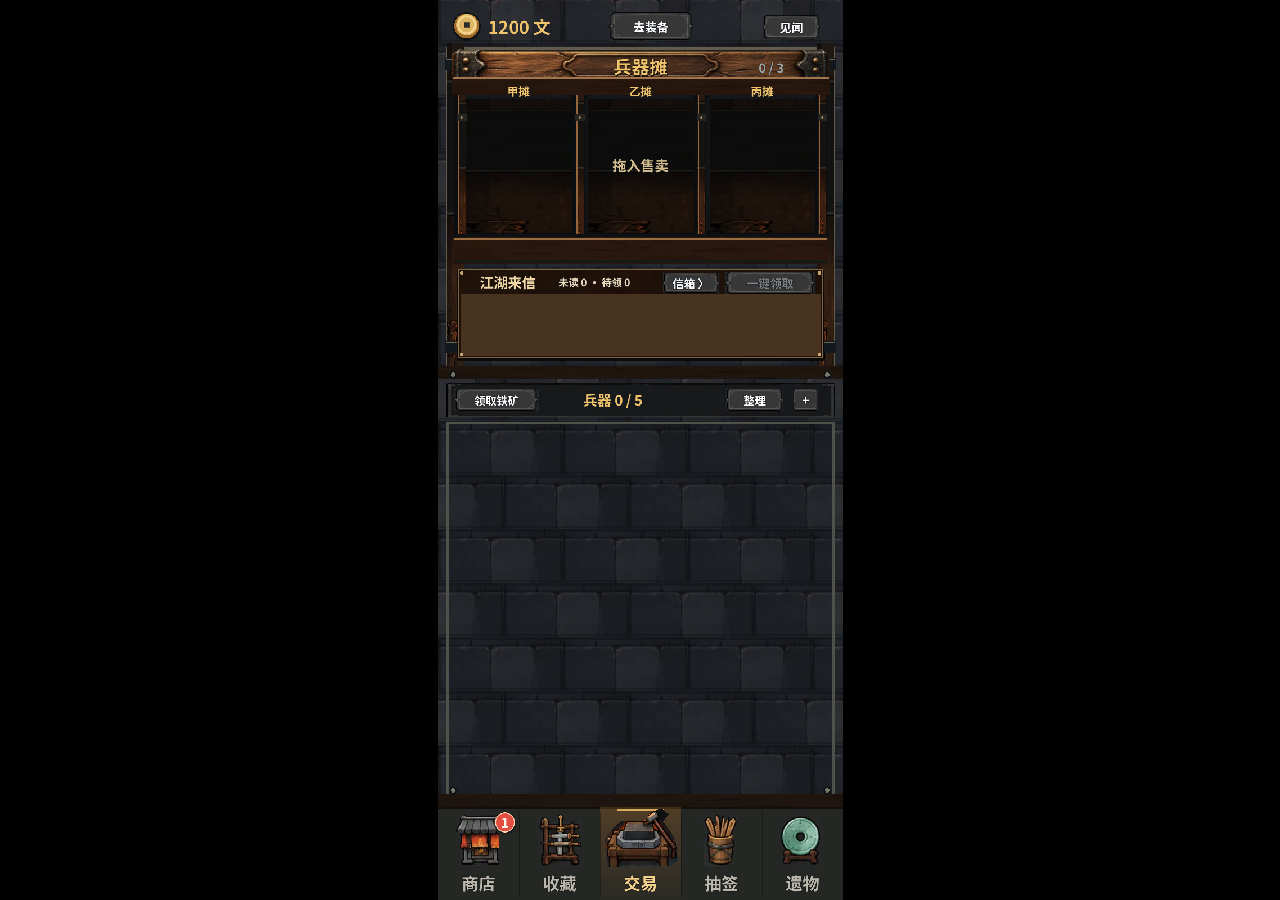
<file: index.html>
<!DOCTYPE html>
<html lang="zh-CN">
<head>
<meta charset="utf-8">
<meta name="viewport" content="width=device-width, user-scalable=no, initial-scale=1.0, viewport-fit=cover">
<meta name="theme-color" content="#11191e">
<title>铸器坊 · 铁匠与侠客</title>
<style>html,body,#canvas{margin:0;padding:0;border:0}
body{color:#eee5cf;background:#000;overflow:hidden;touch-action:none}
#canvas{display:block}#canvas:focus{outline:none}
#status{position:fixed;inset:0;z-index:10;display:flex;justify-content:center;align-items:flex-start;background:#000;color:#e9dec7;font-family:"Microsoft YaHei","PingFang SC",sans-serif;overflow:auto;touch-action:pan-y;opacity:1;transition:opacity .18s ease}
#status.is-ready{opacity:0;pointer-events:none}
.loading-stage{box-sizing:border-box;position:relative;isolation:isolate;width:min(100vw,45vh);width:min(100vw,45svh);min-height:100vh;min-height:100svh;padding:max(24px,env(safe-area-inset-top)) 24px max(24px,env(safe-area-inset-bottom));display:flex;flex-direction:column;align-items:center;justify-content:center;gap:16px;overflow:hidden;background:radial-gradient(ellipse at 50% 95%,#713c202e,transparent 63%),linear-gradient(180deg,#11191e,#192226 50%,#10171b);border-inline:1px solid #61503a55}
.loading-stage:before{content:"";position:absolute;inset:0;z-index:-1;opacity:.34;background-image:linear-gradient(0deg,transparent 96%,#070c0e 97%),linear-gradient(90deg,transparent 97%,#070c0e 98%);background-size:100% 76px,115px 152px;mask-image:linear-gradient(transparent,#000 35%,#000 85%,transparent)}
.loading-stage:after{content:"";position:absolute;bottom:0;left:8%;right:8%;height:32%;z-index:-1;opacity:.65;background:radial-gradient(ellipse at 50% 100%,#e2943538,transparent 69%);animation:hearth 3.2s ease-in-out infinite alternate}
.forge-emblem{position:relative;display:grid;place-items:center;width:164px;height:164px;margin-bottom:8px;flex:none}
.forge-emblem:before{content:"";position:absolute;inset:-16px;border:1px solid #b789454a;border-radius:50%;box-shadow:0 0 50px #cb702019,inset 0 0 30px #1a0d00}
.forge-emblem:after{content:"";position:absolute;inset:-23px;border:1px solid #a17b3220;border-radius:50%}
.forge-emblem img{display:block;width:136px;height:136px;border-radius:24%;filter:drop-shadow(0 12px 14px #0008);user-select:none;-webkit-user-drag:none}
.spark{position:absolute;width:3px;height:3px;border-radius:1px;background:#f4be65;box-shadow:0 0 8px #ef9b42;opacity:0;animation:embers 3.4s ease-out infinite;pointer-events:none}
.spark:nth-of-type(1){left:22%;bottom:8%;animation-delay:-.6s}.spark:nth-of-type(2){left:72%;bottom:10%;animation-delay:-2s}.spark:nth-of-type(3){left:45%;bottom:4%;animation-delay:-1.5s}.spark:nth-of-type(4){left:82%;bottom:20%;animation-delay:-2.8s}
.loading-title{margin:12px 0 0;color:#edcf8b;font-family:"Songti SC","SimSun",serif;font-size:clamp(28px,10vw,40px);font-weight:700;letter-spacing:.16em;text-indent:.16em;line-height:1.25;text-shadow:0 2px 1px #090c0e}
.loading-subtitle{display:flex;align-items:center;gap:12px;margin:0;color:#a79b80;font-size:12px;letter-spacing:.2em;line-height:1.6}
.loading-subtitle:before,.loading-subtitle:after{content:"";width:24px;height:1px;background:linear-gradient(90deg,transparent,#92723f)}.loading-subtitle:after{transform:rotate(180deg)}
#loading-information{width:100%;max-width:260px;margin-top:30px}
.progress-track{position:relative;height:8px;padding:2px;border:1px solid #806333;border-radius:8px;background:#080f13;box-shadow:inset 0 1px 4px #0009;overflow:hidden}
#loading-fill{display:block;width:0;height:100%;border-radius:4px;background:linear-gradient(90deg,#966024,#f2c26b);box-shadow:0 0 10px #edbb565c;transition:width .16s linear}
.progress-track[data-indeterminate="true"] #loading-fill{width:38%;animation:waiting 1.6s ease-in-out infinite alternate}
.progress-meta{display:flex;justify-content:space-between;align-items:center;gap:8px;margin-top:13px;font-size:12px;line-height:1.5;color:#b9ad91;font-variant-numeric:tabular-nums}
#loading-phase{margin:0}#loading-percent{color:#dfc28a}
.visually-hidden{position:absolute;width:1px;height:1px;overflow:hidden;clip-path:inset(50%);white-space:nowrap}
#status-notice{box-sizing:border-box;width:100%;max-width:280px;padding:18px 16px;margin-top:16px;border:1px solid #80603d;border-radius:8px;background:#151b1feb;box-shadow:0 12px 30px #0005;text-align:center;overflow-wrap:anywhere}
#status-notice[hidden],#loading-information[hidden]{display:none}
#notice-title{margin:0 0 10px;font-size:17px;color:#e4c086}#notice-message{font-size:13px;line-height:1.7;margin:0;color:#c9bea6}
#status-notice details{margin:12px 0;color:#a99a82;font-size:12px;text-align:left}#status-notice summary{cursor:pointer;min-height:28px;line-height:28px}
#notice-detail{max-height:120px;overflow:auto;margin:8px 0 0;padding:8px;background:#090f13;border-radius:3px;white-space:pre-wrap;font:11px/1.5 monospace;touch-action:pan-y}
#loading-retry{width:100%;min-height:44px;padding:10px 16px;border:1px solid #e2bb71;border-radius:4px;background:linear-gradient(#ac7c33,#8c5e25);color:#fff0ce;font-family:inherit;font-size:15px;font-weight:600;line-height:1.4;cursor:pointer;margin-top:10px}
#loading-retry:hover{filter:brightness(1.1)}#loading-retry:focus-visible{outline:2px solid #ffdfa0;outline-offset:4px}
.no-js{position:fixed;inset:0;z-index:20;display:grid;place-items:center;padding:24px;color:#e4c086;background:#11191e;font:16px/1.8 sans-serif;text-align:center}
@keyframes embers{0%{opacity:0;transform:translateY(8px)}18%{opacity:.7}100%{opacity:0;transform:translate(9px,-90px)}}
@keyframes hearth{to{opacity:.95}}@keyframes waiting{from{transform:translateX(-5%)}to{transform:translateX(168%)}}
@media(max-height:520px){.loading-stage{gap:10px;padding-top:max(14px,env(safe-area-inset-top));padding-bottom:max(14px,env(safe-area-inset-bottom))}.forge-emblem{width:96px;height:96px;margin-bottom:0}.forge-emblem img{width:84px;height:84px}.forge-emblem:before{inset:-7px}.forge-emblem:after{inset:-12px}.loading-title{font-size:28px;margin-top:5px}.loading-subtitle{font-size:10px;gap:6px}.loading-subtitle:before,.loading-subtitle:after{width:12px}#loading-information{margin-top:14px}.progress-meta{font-size:11px;margin-top:8px}#status-notice{padding:12px;font-size:12px}}
@media(prefers-reduced-motion:reduce){#status,#loading-fill{transition:none}.spark,.loading-stage:after,.progress-track[data-indeterminate="true"] #loading-fill{animation:none}.spark{display:none}.progress-track[data-indeterminate="true"] #loading-fill{transform:translateX(80%)}}
</style>
<link id="-gd-engine-icon" rel="icon" type="image/png" href="index.icon.png">
<link rel="apple-touch-icon" href="index.apple-touch-icon.png">
</head>
<body>
<canvas id="canvas" aria-label="铸器坊游戏">当前浏览器无法显示游戏画面。</canvas>
<noscript><div class="no-js">请启用 JavaScript 后重新打开游戏。</div></noscript>
<section id="status" role="status" aria-label="正在加载铸器坊" data-state="loading">
  <div class="loading-stage">
    <div class="forge-emblem" aria-hidden="true">
      <img src="index.icon.png" width="136" height="136" alt="" draggable="false">
      <i class="spark"></i><i class="spark"></i><i class="spark"></i><i class="spark"></i>
    </div>
    <h1 class="loading-title">铸器坊</h1>
    <p class="loading-subtitle">铁匠与侠客</p>
    <div id="loading-information">
      <div id="loading-track" class="progress-track" data-indeterminate="true">
        <progress id="status-progress" class="visually-hidden" aria-label="游戏资源加载进度"></progress>
        <span id="loading-fill" aria-hidden="true"></span>
      </div>
      <div class="progress-meta"><p id="loading-phase" aria-live="polite">准备炉火…</p><output id="loading-percent" aria-hidden="true">—</output></div>
    </div>
    <div id="status-notice" role="alert" hidden>
      <h2 id="notice-title">炉火暂未点燃</h2>
      <p id="notice-message">加载遇到问题，请重试。</p>
      <details><summary>查看原因</summary><pre id="notice-detail"></pre></details>
      <button id="loading-retry" type="button">重试</button>
    </div>
  </div>
</section>
<script>(function () {
  'use strict';
  const overlay = document.getElementById('status');
  const information = document.getElementById('loading-information');
  const progress = document.getElementById('status-progress');
  const track = document.getElementById('loading-track');
  const fill = document.getElementById('loading-fill');
  const phase = document.getElementById('loading-phase');
  const percent = document.getElementById('loading-percent');
  const notice = document.getElementById('status-notice');
  const message = document.getElementById('notice-message');
  const detail = document.getElementById('notice-detail');
  let failed = false;
  let completed = false;

  function update(current, total) {
    if (failed || completed) return;
    if (Number.isFinite(current) && Number.isFinite(total) && current >= 0 && total > 0) {
      const value = Math.max(0, Math.min(100, current / total * 100));
      progress.max = total;
      progress.value = current;
      track.dataset.indeterminate = 'false';
      fill.style.width = value + '%';
      const wholePercent = value >= 100 ? 100 : Math.min(99, Math.floor(value + 1e-7));
      percent.textContent = wholePercent + '%';
      phase.textContent = value >= 100 ? '开炉中…' : '备料中…';
      progress.setAttribute('aria-valuetext', phase.textContent + ' ' + percent.textContent);
    } else {
      progress.removeAttribute('value');
      progress.removeAttribute('max');
      track.dataset.indeterminate = 'true';
      fill.style.width = '';
      percent.textContent = '—';
      phase.textContent = '准备炉火…';
      progress.setAttribute('aria-valuetext', '准备炉火');
    }
  }

  function fail(error, friendly) {
    if (failed || completed) return;
    failed = true;
    overlay.dataset.state = 'error';
    information.hidden = true;
    notice.hidden = false;
    message.textContent = friendly || '加载遇到问题，请重试。';
    detail.textContent = error instanceof Error ? error.message : String(error || '未知错误');
    console.error(error);
  }

  function complete() {
    if (failed || completed) return;
    completed = true;
    phase.textContent = '炉火已就绪';
    requestAnimationFrame(function () {
      requestAnimationFrame(function () {
        overlay.dataset.state = 'ready';
        overlay.classList.add('is-ready');
        overlay.setAttribute('aria-hidden', 'true');
        if (window.matchMedia('(prefers-reduced-motion: reduce)').matches) {
          overlay.remove();
        } else {
          setTimeout(function () { overlay.remove(); }, 200);
        }
      });
    });
  }

  document.getElementById('loading-retry').addEventListener('click', function () {
    window.location.reload();
  });
  window.ForgeLoading = { update: update, fail: fail, complete: complete };
  update(0, 0);
}());
</script>
<script src="index.js?build=web-gzip-v3" onerror="window.ForgeLoading.fail(new Error('index.js 未能载入。'),'启动文件加载失败，请重试。')"></script>
<script>
const GODOT_CONFIG = {"args":[],"canvasResizePolicy":2,"emscriptenPoolSize":8,"ensureCrossOriginIsolationHeaders":true,"executable":"index","experimentalVK":false,"fileSizes":{"index.wasm":38034280,"forge-touch-079-ee62fcac69b6efe3.pck":15913512},"focusCanvas":true,"gdextensionLibs":[],"godotPoolSize":4,"mainPack":"forge-touch-079-ee62fcac69b6efe3.pck"};
const GODOT_THREADS_ENABLED = false;
// FORGE_PREVIEW_ENTRY_START
const forgeEntryURL = new URL(window.location.href);
if (forgeEntryURL.searchParams.get('view') === 'forge') {
  GODOT_CONFIG.args = ['--', '--forge-preview'];
}
// FORGE_PREVIEW_ENTRY_END
(function () {
  const loading = window.ForgeLoading;
  try {
    if (typeof Engine !== 'function') {
      loading.fail(new Error('index.js 未能载入。'), '启动文件加载失败，请重试。');
      return;
    }
    const engine = new Engine(GODOT_CONFIG);
    const missing = Engine.getMissingFeatures({ threads: GODOT_THREADS_ENABLED });
    if (missing.length !== 0) {
      if (GODOT_CONFIG.serviceWorker && GODOT_CONFIG.ensureCrossOriginIsolationHeaders && 'serviceWorker' in navigator) {
        let registration;
        try { registration = navigator.serviceWorker.getRegistration(); }
        catch (err) { registration = Promise.reject(err); }
        Promise.race([
          registration.then(function (existing) {
            if (existing != null) throw new Error('Service worker already exists.');
            return engine.installServiceWorker();
          }),
          new Promise(function (resolve) { setTimeout(resolve, 2000); })
        ]).then(function () { window.location.reload(); }, loading.fail);
      } else {
        loading.fail(new Error(missing.join('\n')), '当前浏览器暂不支持运行此游戏。');
      }
      return;
    }
    engine.startGame({ onProgress: loading.update }).then(loading.complete, loading.fail);
  } catch (err) { loading.fail(err); }
}());
</script>
</body>
</html>
</file>
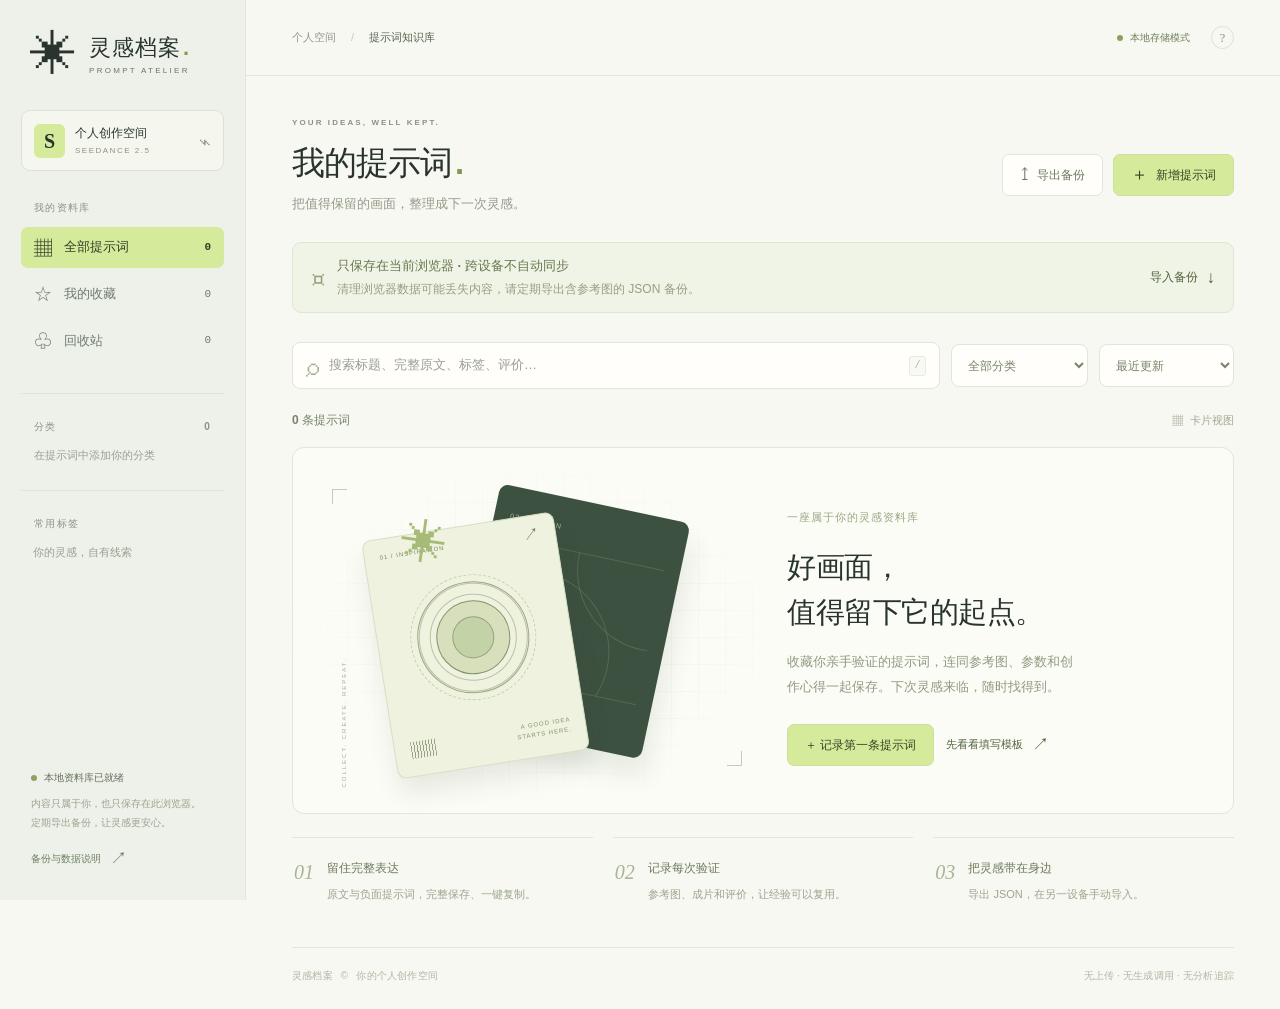
<file: seedance-vault/index.html>
<!doctype html>
<html lang="zh-CN">
<head>
<meta charset="utf-8">
<meta name="viewport" content="width=device-width,initial-scale=1">
<meta name="theme-color" content="#f7f8f2">
<meta name="description" content="中文 Seedance 提示词知识库。记录、整理、检索与备份自己的创作。">
<meta http-equiv="Content-Security-Policy" content="default-src 'self'; script-src 'self'; style-src 'self'; img-src 'self' data: blob:; connect-src 'none'; object-src 'none'; base-uri 'none'; form-action 'none'">
<title>灵感档案 · Seedance 提示词知识库</title>
<link rel="icon" href="icon.svg" type="image/svg+xml"><link rel="stylesheet" href="style.css">
<script defer src="core.js"></script><script defer src="store.js"></script><script defer src="app.js"></script>
</head>
<body>
<div class="shell">
<aside class="sidebar">
<a class="brand" href="./" aria-label="灵感档案首页"><span class="brand-icon">✳</span><span><strong>灵感档案<span class="brand-dot">.</span></strong><small>PROMPT ATELIER</small></span></a>
<div class="workspace-label"><span class="workspace-avatar">S</span><div>个人创作空间<small>SEEDANCE 2.5</small></div><span class="private-mark">⌁</span></div>
<p class="nav-label">我的资料库</p>
<nav class="views" aria-label="资料库视图">
<button class="nav-item active" data-view="all"><span class="nav-symbol">▦</span>全部提示词<span id="count-all" class="count">0</span></button>
<button class="nav-item" data-view="favorites"><span class="nav-symbol">☆</span>我的收藏<span id="count-favorites" class="count">0</span></button>
<button class="nav-item" data-view="trash"><span class="nav-symbol">♧</span>回收站<span id="count-trash" class="count">0</span></button>
</nav>
<div class="sidebar-group"><p class="nav-label">分类<span id="category-count">0</span></p><div id="category-nav" class="category-nav"><p class="muted-small">在提示词中添加你的分类</p></div></div>
<div class="sidebar-group tag-group"><p class="nav-label">常用标签</p><div id="tag-nav" class="tag-nav"><span class="muted-small">你的灵感，自有线索</span></div></div>
<div class="sidebar-bottom"><span class="status-dot"></span><strong id="storage-state">正在连接本地资料库</strong><p>内容只属于你，也只保存在此浏览器。<br>定期导出备份，让灵感更安心。</p><button class="text-btn" id="sidebar-help">备份与数据说明 <span>↗</span></button></div>
</aside>
<main>
<header class="topbar"><div class="breadcrumb">个人空间<span>/</span><b>提示词知识库</b></div><div class="topbar-right"><span class="local-badge"><i></i>本地存储模式</span><button id="help-button" class="icon-btn" aria-label="使用说明">?</button></div></header>
<div class="content">
<section class="page-heading"><div><p class="eyebrow">YOUR IDEAS, WELL KEPT.</p><h1 id="view-title">我的提示词<span class="heading-dot">.</span></h1><p id="view-description">把值得保留的画面，整理成下一次灵感。</p></div><div class="heading-actions"><button class="button secondary" id="export-button"><span>↥</span>导出备份</button><button class="button primary" id="new-button"><span>＋</span>新增提示词</button></div></section>
<section class="privacy-banner" aria-label="本地数据提醒"><span class="privacy-icon">⌑</span><div><strong>只保存在当前浏览器 · 跨设备不自动同步</strong><span>清理浏览器数据可能丢失内容，请定期导出含参考图的 JSON 备份。</span></div><button id="import-button" class="text-btn">导入备份 <span>↓</span></button></section>
<div id="error-banner" class="error-banner" role="alert" hidden></div>
<section class="library-tools" aria-label="搜索和筛选"><div class="search-wrap"><span>⌕</span><input id="search-input" type="search" placeholder="搜索标题、完整原文、标签、评价…" aria-label="全文搜索"><kbd>/</kbd></div><select id="category-filter" aria-label="分类筛选"><option value="">全部分类</option></select><select id="sort-select" aria-label="排序"><option value="updated">最近更新</option><option value="newest">最新创建</option><option value="oldest">最早创建</option><option value="title">标题排序</option><option value="rating">评分优先</option></select></section>
<div class="list-heading"><div><span id="result-count">0 条提示词</span><span id="active-filter"></span></div><div class="view-label"><span>▦</span> 卡片视图</div></div>
<section id="records-grid" class="records-grid" aria-label="提示词卡片"></section>
<section id="empty-state" class="empty-state" hidden>
<div class="empty-art" aria-hidden="true"><div class="art-grid"></div><span class="art-corner corner-tl"></span><span class="art-corner corner-br"></span><div class="film-card back-card"><span>02 / MOTION</span><div class="film-horizon"></div></div><div class="film-card front-card"><div class="film-top"><span>01 / INSPIRATION</span><span>↗</span></div><div class="lens"><div></div></div><div class="film-bottom"><i></i><span>A GOOD IDEA<br>STARTS HERE.</span></div></div><span class="art-note">COLLECT. CREATE. REPEAT.</span><span class="art-spark">✳</span></div>
<div class="empty-copy"><span class="mini-label">一座属于你的灵感资料库</span><h2 id="empty-title">好画面，<br>值得留下它的起点。</h2><p id="empty-description">收藏你亲手验证的提示词，连同参考图、参数和创作心得一起保存。下次灵感来临，随时找得到。</p><div id="empty-actions"><button class="button primary" id="empty-new">＋ 记录第一条提示词</button><button class="text-btn template-trigger">先看看填写模板 <span>↗</span></button></div></div>
</section>
<div id="guide-row" class="guide-row"><article><span class="guide-number">01</span><div><h3>留住完整表达</h3><p>原文与负面提示词，完整保存、一键复制。</p></div></article><article><span class="guide-number">02</span><div><h3>记录每次验证</h3><p>参考图、成片和评价，让经验可以复用。</p></div></article><article><span class="guide-number">03</span><div><h3>把灵感带在身边</h3><p>导出 JSON，在另一设备手动导入。</p></div></article></div>
<footer class="page-footer"><span>灵感档案 <i>©</i> 你的个人创作空间</span><span>无上传 · 无生成调用 · 无分析追踪</span></footer>
</div></main></div>
<input type="file" id="import-file" accept=".json,application/json" hidden>
<dialog id="editor-dialog" class="editor-dialog"><form id="record-form">
<div class="dialog-header"><div><p class="eyebrow">CAPTURE YOUR NEXT IDEA</p><h2 id="editor-title">新增提示词</h2></div><button type="button" class="close-btn" data-close aria-label="关闭编辑器">×</button></div>
<div class="editor-body"><div class="editor-main">
<label for="edit-title">标题 <span class="required">*</span></label><input id="edit-title" name="title" maxlength="160" required placeholder="给这次创作一个好记的名字">
<div class="field-label"><label for="edit-prompt">完整提示词 <span class="required">*</span></label><span id="prompt-length">0 字</span></div><textarea id="edit-prompt" name="prompt" rows="8" maxlength="100000" required placeholder="粘贴完整原文，保留你的表达和换行…"></textarea>
<label for="edit-negative">负面提示词 <span class="optional">可选</span></label><textarea id="edit-negative" name="negative" rows="3" maxlength="100000" placeholder="仅在你的实际工作流中使用时填写"></textarea>
<label>参考图 <span class="optional">可选 · 最多 6 张，每张 6 MB</span></label>
<div class="upload-zone"><span>⊞</span><div><strong>添加本地参考图</strong><small>PNG、JPG、WebP、GIF · 仅保存在浏览器</small></div><label for="image-input" class="button secondary small">选择图片</label><input type="file" id="image-input" accept="image/png,image/jpeg,image/webp,image/gif" multiple></div><div id="image-preview" class="image-preview"></div>
<label for="edit-review">效果评价与复盘 <span class="optional">可选</span></label><textarea id="edit-review" name="review" rows="3" maxlength="20000" placeholder="哪部分有效？哪些细节还值得调整？"></textarea>
</div><div class="editor-meta"><p class="meta-heading">给灵感加上线索</p>
<label for="edit-category">分类</label><input id="edit-category" name="category" maxlength="80" list="category-options" placeholder="如：产品短片"><datalist id="category-options"></datalist>
<label for="edit-tags">标签</label><input id="edit-tags" name="tags" maxlength="1000" placeholder="光影, 运镜, 氛围"><small class="field-help">用中英文逗号分隔，最多 20 个</small>
<label for="edit-model">模型版本</label><input id="edit-model" name="model" maxlength="200" placeholder="自由填写实际使用的版本">
<label for="edit-parameters">生成参数</label><textarea id="edit-parameters" name="parameters" rows="3" maxlength="10000" placeholder="自由记录实际参数，不预设模型能力"></textarea>
<label for="edit-rating">效果评分</label><select id="edit-rating" name="rating"><option value="0">暂未评价</option><option value="1">★ · 1 分</option><option value="2">★★ · 2 分</option><option value="3">★★★ · 3 分</option><option value="4">★★★★ · 4 分</option><option value="5">★★★★★ · 5 分</option></select>
<label for="edit-videoUrl">成片链接</label><input id="edit-videoUrl" name="videoUrl" type="url" maxlength="4000" placeholder="https://…">
<label for="edit-source">来源</label><textarea id="edit-source" name="source" rows="2" maxlength="5000" placeholder="原创、作者、出处或链接"></textarea>
<label class="checkbox-label"><input id="edit-favorite" name="favorite" type="checkbox"><span>☆ 同时加入我的收藏</span></label><p class="form-privacy">⌑ 内容与图片不会上传。<br>保存成功后才会更新资料库。</p>
</div></div>
<p id="form-error" class="form-error" role="alert" hidden></p>
<div class="dialog-footer"><span><i class="status-dot"></i>保存到当前浏览器</span><div><button type="button" class="button secondary" data-close>取消</button><button id="save-button" type="submit" class="button primary">保存提示词</button></div></div>
</form></dialog>
<dialog id="detail-dialog" class="detail-dialog"><div class="dialog-header"><div><p class="eyebrow">FROM YOUR CREATIVE ARCHIVE</p><h2 id="detail-title"></h2></div><button class="close-btn" data-close aria-label="关闭详情">×</button></div><div id="detail-body" class="detail-body"></div><div class="dialog-footer"><button id="detail-edit" class="button secondary">编辑记录</button><button id="detail-copy" class="button primary">复制完整提示词</button></div></dialog>
<dialog id="help-dialog" class="help-dialog"><div class="dialog-header"><div><p class="eyebrow">A LITTLE PEACE OF MIND</p><h2>你的灵感，如何保存</h2></div><button class="close-btn" data-close aria-label="关闭说明">×</button></div><div class="help-body">
<div class="help-highlight">只保存在当前浏览器<br><span>跨设备、跨浏览器不会自动同步</span></div>
<p>提示词和参考图保存在当前网址下的浏览器 IndexedDB。无需账户、无需密钥，不上传数据，不调用生成接口，没有生成费用，也没有分析追踪。</p>
<h3>定期备份，换设备也从容</h3><ol><li>点击「导出备份」，下载包含全部记录、回收站和参考图的 JSON 文件。</li><li>把文件保存在你信任的位置。备份包含完整原文和图片，请妥善保管。</li><li>在另一浏览器打开本网页，点击「导入备份」。先验证文件，再合并；现有数据会保留。</li></ol>
<h3>请留意这些边界</h3><p>清理网站数据、使用无痕模式、更换浏览器或改变访问地址（包括端口）后，原资料库可能不可见或丢失。请固定使用同一个地址，并在迁移前备份。浏览器存储空间不足时，保存会明确报错。</p><p>本应用不确认模型是否支持某项参数。版本和参数由你按实际工作流自由记录。默认没有实测案例，填写模板仅作结构参考。</p><button class="button secondary template-trigger">查看填写模板 ↗</button></div></dialog>
<dialog id="template-dialog" class="help-dialog"><div class="dialog-header"><div><p class="eyebrow">STRUCTURE, NOT A TESTED RESULT</p><h2>填写模板</h2></div><button class="close-btn" data-close aria-label="关闭模板">×</button></div><div class="help-body"><div class="template-warning">结构示例 · 未经生成验证 · 不是优秀实测案例</div><p>下面是帮助你整理想法的空白结构。点击使用后会打开编辑器，填写并主动保存才会加入你的资料库。</p><pre class="template-text">主体：[角色 / 产品 / 物体]
场景：[地点、时间与环境]
动作：[主体如何运动，发生什么]
镜头：[景别、机位与镜头运动]
光线与质感：[照明、色彩、材质]
节奏：[画面推进与情绪变化]
需要保持的细节：[你希望一致的关键元素]</pre><button class="button primary" id="use-template">使用此结构填写</button></div></dialog>
<dialog id="import-dialog" class="help-dialog"><div class="dialog-header"><div><p class="eyebrow">BRING YOUR IDEAS HOME</p><h2>确认合并备份</h2></div><button class="close-btn" data-close aria-label="取消导入">×</button></div><div class="help-body"><p id="import-summary"></p><p>现有内容会保留；完全相同的记录跳过，同一编号有不同内容时会保存为另一条记录。参考图和回收站状态一并保留。</p><p id="import-error" class="form-error" role="alert" hidden></p><button id="confirm-import" class="button primary">确认合并导入</button></div></dialog>
<dialog id="copy-dialog" class="help-dialog"><div class="dialog-header"><h2>手动复制完整原文</h2><button class="close-btn" data-close aria-label="关闭手动复制">×</button></div><div class="help-body"><p>浏览器没有允许自动复制。请选中下面的完整内容后复制。</p><textarea id="manual-copy" rows="12" readonly aria-label="待复制的完整提示词"></textarea></div></dialog>
<div id="toast" class="toast" role="status" aria-live="polite" hidden><span id="toast-message"></span><button id="toast-action" hidden>撤销</button><button id="toast-dismiss" aria-label="关闭提示">×</button></div>
<noscript><div class="noscript">请启用 JavaScript，以使用本地资料库。所有数据只保存在浏览器。</div></noscript>
</body></html>
</file>
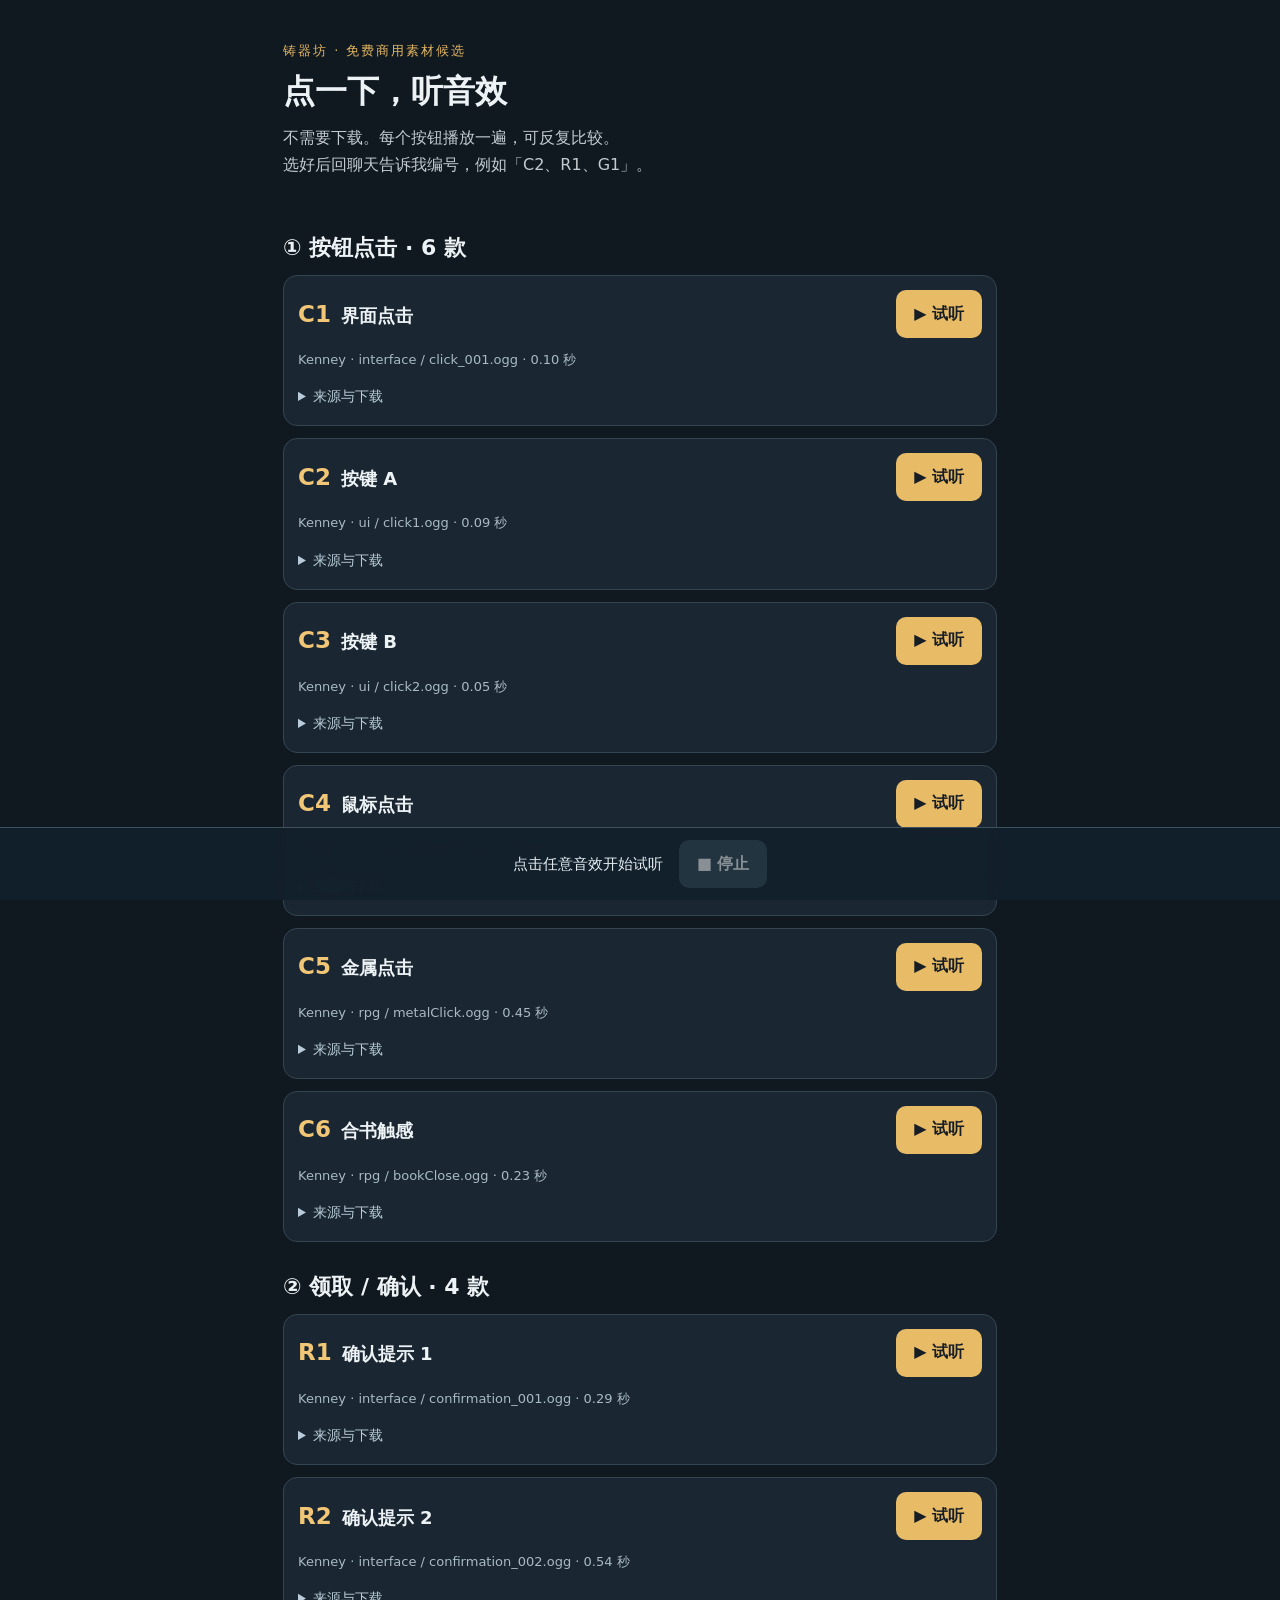
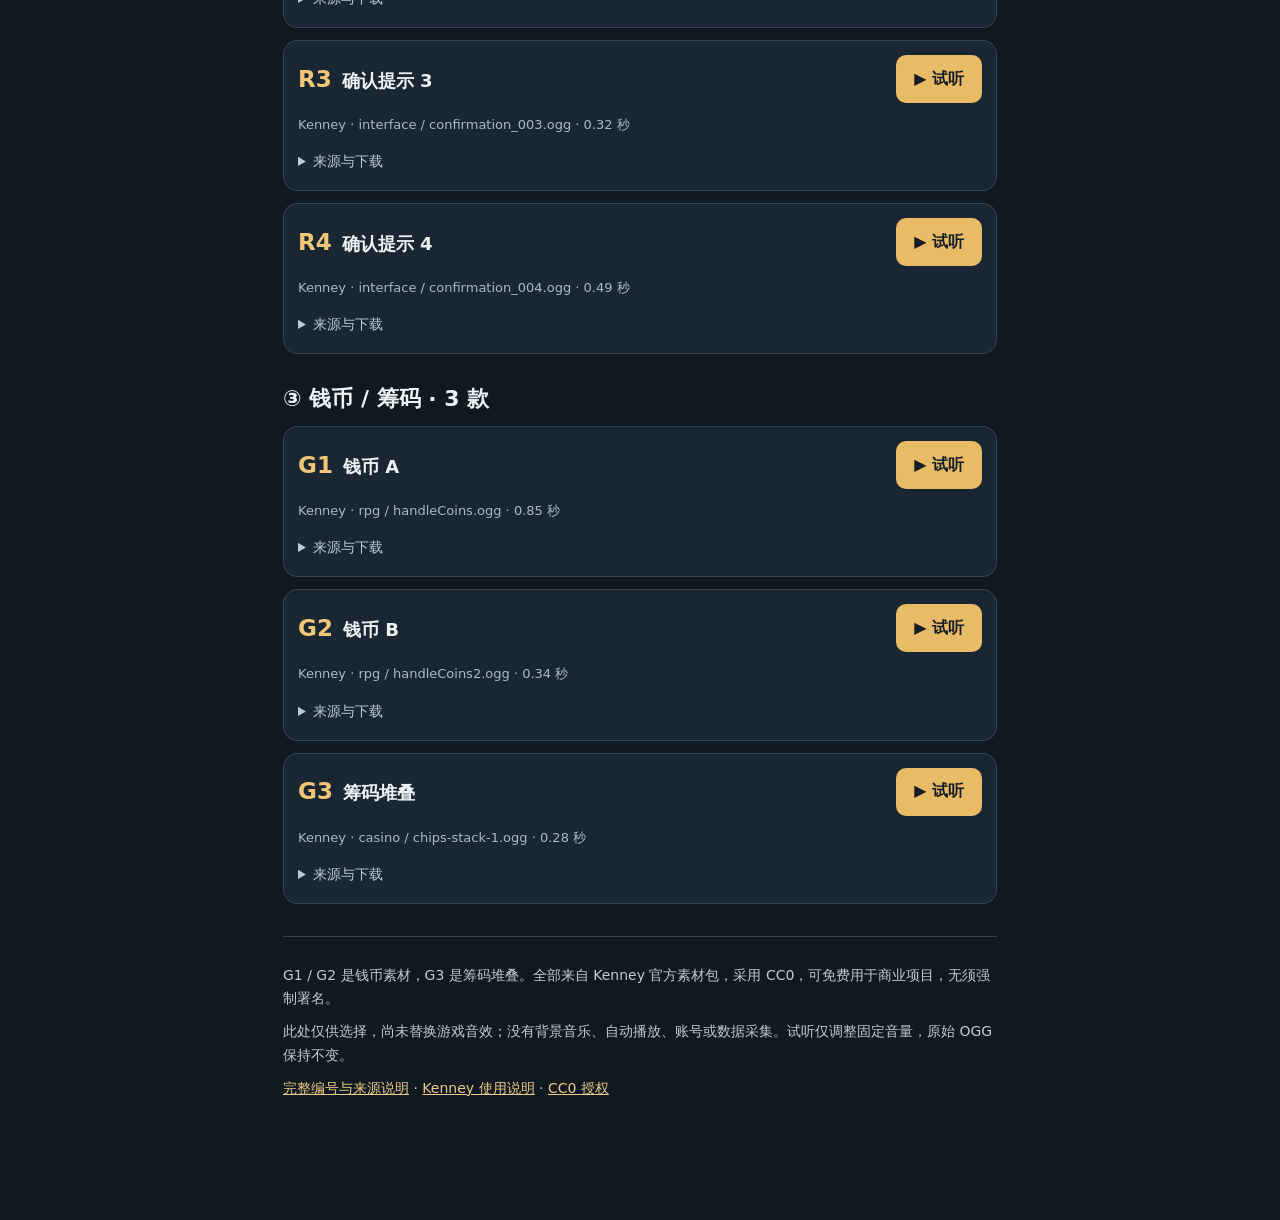
<file: sfx-audition/index.html>
<!doctype html><html lang="zh-CN"><meta charset="utf-8"><meta name="viewport" content="width=device-width,initial-scale=1"><meta name="color-scheme" content="dark"><title>铸器坊 · 音效试听</title><style>
:root{font-family:system-ui,-apple-system,"PingFang SC","Microsoft YaHei",sans-serif;color:#edf2f5;background:#101820;color-scheme:dark}*{box-sizing:border-box}body{margin:0}main{max-width:750px;margin:auto;padding:28px 18px 110px}header{padding:14px 0 16px}.eyebrow{font-size:13px;letter-spacing:2px;color:#e4b762}h1{font-size:32px;margin:10px 0}h2{font-size:22px;margin:30px 0 12px}p{line-height:1.7;color:#c3cbd1;margin:9px 0}a{color:#eccb88}section{scroll-margin-top:12px}.item{background:#1a2732;border:1px solid #344552;border-radius:14px;padding:14px;margin:12px 0}.item.playing{border-color:#efc26c;box-shadow:0 0 0 2px #efc26c33}.top{display:flex;gap:12px;align-items:center;justify-content:space-between}.code{font-size:23px;font-weight:800;color:#f1c676;margin-right:10px}.label{font-size:18px;font-weight:600}button{font:inherit;border:0;border-radius:10px;cursor:pointer;min-height:48px;padding:10px 18px;font-weight:700}button.play{background:#e8bb67;color:#171d24;white-space:nowrap}button:hover{filter:brightness(1.08)}button:focus-visible,a:focus-visible,summary:focus-visible{outline:3px solid #8ecbff;outline-offset:4px}button[disabled]{opacity:.5;cursor:default}.source{font-size:13px;color:#a9b9c5;word-break:break-word;margin:11px 0 0}details{margin-top:12px;font-size:14px}summary{cursor:pointer;color:#b9cbd8;padding:5px 0}.detail{padding:8px 0;display:flex;flex-wrap:wrap;gap:10px 18px}.footer{border-top:1px solid #344552;margin-top:32px;padding-top:18px;font-size:14px}.dock{position:fixed;bottom:0;left:0;right:0;background:#12202cf2;border-top:1px solid #3d515f;padding:12px max(18px,env(safe-area-inset-right)) calc(12px + env(safe-area-inset-bottom));display:flex;align-items:center;justify-content:space-between;gap:16px;backdrop-filter:blur(12px)}#status{max-width:550px;margin-left:auto;font-size:15px;color:#e5edf2}#stop{margin-right:auto;background:#344856;color:#fff}noscript{display:block;background:#532b28;padding:16px;border-radius:10px}@media(max-width:400px){.label{font-size:16px}.code{font-size:21px}.item{padding:12px}button{padding:10px 13px}h1{font-size:29px}}
</style><main><header><div class="eyebrow">铸器坊 · 免费商用素材候选</div><h1>点一下，听音效</h1><p>不需要下载。每个按钮播放一遍，可反复比较。<br>选好后回聊天告诉我编号，例如「C2、R1、G1」。</p></header><noscript>浏览器未启用 JavaScript。请展开各音效的“来源与下载”，打开试听 WAV 文件。</noscript><section aria-labelledby="heading-C"><h2 id="heading-C">① 按钮点击 · 6 款</h2><article class="item" id="item-C1"><div class="top"><div><span class="code">C1</span><span class="label">界面点击</span></div><button class="play" data-code="C1" aria-label="播放 C1 界面点击" aria-pressed="false">▶ 试听</button></div><p class="source">Kenney · interface / click_001.ogg · 0.10 秒</p><details><summary>来源与下载</summary><div class="detail"><a href="C1.wav">打开试听 WAV</a><a href="original-sounds-and-licenses.zip" download>全部原始音效 ZIP</a><a href="https://kenney.nl/assets/interface-sounds" target="_blank" rel="noopener noreferrer">官方来源</a><a href="Kenney_interface_License.txt">原始授权</a></div></details></article><article class="item" id="item-C2"><div class="top"><div><span class="code">C2</span><span class="label">按键 A</span></div><button class="play" data-code="C2" aria-label="播放 C2 按键 A" aria-pressed="false">▶ 试听</button></div><p class="source">Kenney · ui / click1.ogg · 0.09 秒</p><details><summary>来源与下载</summary><div class="detail"><a href="C2.wav">打开试听 WAV</a><a href="original-sounds-and-licenses.zip" download>全部原始音效 ZIP</a><a href="https://kenney.nl/assets/ui-audio" target="_blank" rel="noopener noreferrer">官方来源</a><a href="Kenney_ui_License.txt">原始授权</a></div></details></article><article class="item" id="item-C3"><div class="top"><div><span class="code">C3</span><span class="label">按键 B</span></div><button class="play" data-code="C3" aria-label="播放 C3 按键 B" aria-pressed="false">▶ 试听</button></div><p class="source">Kenney · ui / click2.ogg · 0.05 秒</p><details><summary>来源与下载</summary><div class="detail"><a href="C3.wav">打开试听 WAV</a><a href="original-sounds-and-licenses.zip" download>全部原始音效 ZIP</a><a href="https://kenney.nl/assets/ui-audio" target="_blank" rel="noopener noreferrer">官方来源</a><a href="Kenney_ui_License.txt">原始授权</a></div></details></article><article class="item" id="item-C4"><div class="top"><div><span class="code">C4</span><span class="label">鼠标点击</span></div><button class="play" data-code="C4" aria-label="播放 C4 鼠标点击" aria-pressed="false">▶ 试听</button></div><p class="source">Kenney · ui / mouseclick1.ogg · 0.06 秒</p><details><summary>来源与下载</summary><div class="detail"><a href="C4.wav">打开试听 WAV</a><a href="original-sounds-and-licenses.zip" download>全部原始音效 ZIP</a><a href="https://kenney.nl/assets/ui-audio" target="_blank" rel="noopener noreferrer">官方来源</a><a href="Kenney_ui_License.txt">原始授权</a></div></details></article><article class="item" id="item-C5"><div class="top"><div><span class="code">C5</span><span class="label">金属点击</span></div><button class="play" data-code="C5" aria-label="播放 C5 金属点击" aria-pressed="false">▶ 试听</button></div><p class="source">Kenney · rpg / metalClick.ogg · 0.45 秒</p><details><summary>来源与下载</summary><div class="detail"><a href="C5.wav">打开试听 WAV</a><a href="original-sounds-and-licenses.zip" download>全部原始音效 ZIP</a><a href="https://kenney.nl/assets/rpg-audio" target="_blank" rel="noopener noreferrer">官方来源</a><a href="Kenney_rpg_License.txt">原始授权</a></div></details></article><article class="item" id="item-C6"><div class="top"><div><span class="code">C6</span><span class="label">合书触感</span></div><button class="play" data-code="C6" aria-label="播放 C6 合书触感" aria-pressed="false">▶ 试听</button></div><p class="source">Kenney · rpg / bookClose.ogg · 0.23 秒</p><details><summary>来源与下载</summary><div class="detail"><a href="C6.wav">打开试听 WAV</a><a href="original-sounds-and-licenses.zip" download>全部原始音效 ZIP</a><a href="https://kenney.nl/assets/rpg-audio" target="_blank" rel="noopener noreferrer">官方来源</a><a href="Kenney_rpg_License.txt">原始授权</a></div></details></article></section><section aria-labelledby="heading-R"><h2 id="heading-R">② 领取 / 确认 · 4 款</h2><article class="item" id="item-R1"><div class="top"><div><span class="code">R1</span><span class="label">确认提示 1</span></div><button class="play" data-code="R1" aria-label="播放 R1 确认提示 1" aria-pressed="false">▶ 试听</button></div><p class="source">Kenney · interface / confirmation_001.ogg · 0.29 秒</p><details><summary>来源与下载</summary><div class="detail"><a href="R1.wav">打开试听 WAV</a><a href="original-sounds-and-licenses.zip" download>全部原始音效 ZIP</a><a href="https://kenney.nl/assets/interface-sounds" target="_blank" rel="noopener noreferrer">官方来源</a><a href="Kenney_interface_License.txt">原始授权</a></div></details></article><article class="item" id="item-R2"><div class="top"><div><span class="code">R2</span><span class="label">确认提示 2</span></div><button class="play" data-code="R2" aria-label="播放 R2 确认提示 2" aria-pressed="false">▶ 试听</button></div><p class="source">Kenney · interface / confirmation_002.ogg · 0.54 秒</p><details><summary>来源与下载</summary><div class="detail"><a href="R2.wav">打开试听 WAV</a><a href="original-sounds-and-licenses.zip" download>全部原始音效 ZIP</a><a href="https://kenney.nl/assets/interface-sounds" target="_blank" rel="noopener noreferrer">官方来源</a><a href="Kenney_interface_License.txt">原始授权</a></div></details></article><article class="item" id="item-R3"><div class="top"><div><span class="code">R3</span><span class="label">确认提示 3</span></div><button class="play" data-code="R3" aria-label="播放 R3 确认提示 3" aria-pressed="false">▶ 试听</button></div><p class="source">Kenney · interface / confirmation_003.ogg · 0.32 秒</p><details><summary>来源与下载</summary><div class="detail"><a href="R3.wav">打开试听 WAV</a><a href="original-sounds-and-licenses.zip" download>全部原始音效 ZIP</a><a href="https://kenney.nl/assets/interface-sounds" target="_blank" rel="noopener noreferrer">官方来源</a><a href="Kenney_interface_License.txt">原始授权</a></div></details></article><article class="item" id="item-R4"><div class="top"><div><span class="code">R4</span><span class="label">确认提示 4</span></div><button class="play" data-code="R4" aria-label="播放 R4 确认提示 4" aria-pressed="false">▶ 试听</button></div><p class="source">Kenney · interface / confirmation_004.ogg · 0.49 秒</p><details><summary>来源与下载</summary><div class="detail"><a href="R4.wav">打开试听 WAV</a><a href="original-sounds-and-licenses.zip" download>全部原始音效 ZIP</a><a href="https://kenney.nl/assets/interface-sounds" target="_blank" rel="noopener noreferrer">官方来源</a><a href="Kenney_interface_License.txt">原始授权</a></div></details></article></section><section aria-labelledby="heading-G"><h2 id="heading-G">③ 钱币 / 筹码 · 3 款</h2><article class="item" id="item-G1"><div class="top"><div><span class="code">G1</span><span class="label">钱币 A</span></div><button class="play" data-code="G1" aria-label="播放 G1 钱币 A" aria-pressed="false">▶ 试听</button></div><p class="source">Kenney · rpg / handleCoins.ogg · 0.85 秒</p><details><summary>来源与下载</summary><div class="detail"><a href="G1.wav">打开试听 WAV</a><a href="original-sounds-and-licenses.zip" download>全部原始音效 ZIP</a><a href="https://kenney.nl/assets/rpg-audio" target="_blank" rel="noopener noreferrer">官方来源</a><a href="Kenney_rpg_License.txt">原始授权</a></div></details></article><article class="item" id="item-G2"><div class="top"><div><span class="code">G2</span><span class="label">钱币 B</span></div><button class="play" data-code="G2" aria-label="播放 G2 钱币 B" aria-pressed="false">▶ 试听</button></div><p class="source">Kenney · rpg / handleCoins2.ogg · 0.34 秒</p><details><summary>来源与下载</summary><div class="detail"><a href="G2.wav">打开试听 WAV</a><a href="original-sounds-and-licenses.zip" download>全部原始音效 ZIP</a><a href="https://kenney.nl/assets/rpg-audio" target="_blank" rel="noopener noreferrer">官方来源</a><a href="Kenney_rpg_License.txt">原始授权</a></div></details></article><article class="item" id="item-G3"><div class="top"><div><span class="code">G3</span><span class="label">筹码堆叠</span></div><button class="play" data-code="G3" aria-label="播放 G3 筹码堆叠" aria-pressed="false">▶ 试听</button></div><p class="source">Kenney · casino / chips-stack-1.ogg · 0.28 秒</p><details><summary>来源与下载</summary><div class="detail"><a href="G3.wav">打开试听 WAV</a><a href="original-sounds-and-licenses.zip" download>全部原始音效 ZIP</a><a href="https://kenney.nl/assets/casino-audio" target="_blank" rel="noopener noreferrer">官方来源</a><a href="Kenney_casino_License.txt">原始授权</a></div></details></article></section><div class="footer"><p>G1 / G2 是钱币素材，G3 是筹码堆叠。全部来自 Kenney 官方素材包，采用 CC0，可免费用于商业项目，无须强制署名。</p><p>此处仅供选择，尚未替换游戏音效；没有背景音乐、自动播放、账号或数据采集。试听仅调整固定音量，原始 OGG 保持不变。</p><p><a href="sources.txt">完整编号与来源说明</a> · <a href="https://kenney.nl/support" target="_blank" rel="noopener noreferrer">Kenney 使用说明</a> · <a href="https://creativecommons.org/publicdomain/zero/1.0/" target="_blank" rel="noopener noreferrer">CC0 授权</a></p></div></main><div class="dock"><span id="status" role="status" aria-live="polite">点击任意音效开始试听</span><button id="stop" disabled>■ 停止</button></div><audio id="player" preload="none"></audio><script>
'use strict';
const player=document.querySelector('#player'),status=document.querySelector('#status'),stop=document.querySelector('#stop');let selected=null,serial=0;
function resetVisual(){document.querySelectorAll('.item.playing').forEach(e=>e.classList.remove('playing'));document.querySelectorAll('button.play').forEach(b=>{b.textContent='▶ 试听';b.setAttribute('aria-pressed','false')});stop.disabled=true;}
function halt(message){serial++;player.pause();player.currentTime=0;resetVisual();status.textContent=message;}
document.querySelectorAll('button.play').forEach(button=>button.addEventListener('click',async()=>{
 const current=++serial;player.pause();resetVisual();selected=button.dataset.code;player.src=selected+'.wav';player.currentTime=0;
 document.querySelector('#item-'+selected).classList.add('playing');button.textContent='♪ 播放中';button.setAttribute('aria-pressed','true');stop.disabled=false;status.textContent='正在试听 '+selected;
 try{await player.play();}catch(error){if(current!==serial)return;resetVisual();status.textContent='未能播放 '+selected+'，请重试或展开“来源与下载”打开 WAV。';}
}));
player.addEventListener('ended',()=>{resetVisual();status.textContent=selected+' 已播放完，可再点一次或选择其他音效';});
stop.addEventListener('click',()=>halt('已停止，可选择其他音效'));
document.addEventListener('visibilitychange',()=>{if(document.hidden)halt('已暂停，点音效重新试听');});
</script></html>
</file>
<file: seedance-vault/style.css>
@charset "UTF-8";
:root{--paper:#f7f8f2;--white:#fffefa;--ink:#28342d;--muted:#7b847b;--line:#e1e5da;--lime:#d5eb9b;--sidebar:#eef1e9;--soft:#f0f3e9;--danger:#a54436;--radius:13px;font-family:-apple-system,BlinkMacSystemFont,"Segoe UI","PingFang SC","Microsoft YaHei",sans-serif;color:var(--ink);background:var(--paper);font-synthesis:none}
*{box-sizing:border-box}
html{min-width:320px;scroll-behavior:smooth}
body{margin:0;font-size:14px;line-height:1.6}
button,input,select,textarea{font:inherit;color:inherit}
button,a,input,select,textarea{-webkit-tap-highlight-color:transparent}
button{cursor:pointer}
button{border:0;background:none}
a{color:inherit;text-decoration:none}
button:disabled{cursor:wait;opacity:.55}
input,textarea,select{min-width:0;width:100%;border:1px solid var(--line);background:var(--white);border-radius:8px;padding:11px 12px;outline:0}
textarea{resize:vertical;line-height:1.75}
input::placeholder,textarea::placeholder{color:#9a9f96}
input:focus,select:focus,textarea:focus{border-color:#738c56;box-shadow:0 0 0 3px #d5eb9b50}
button:focus-visible,a:focus-visible{outline:3px solid #a9c876;outline-offset:4px}
[hidden]{display:none!important}
.shell{display:grid;grid-template-columns:246px minmax(0,1fr);min-height:100vh}
.sidebar{position:sticky;top:0;height:100vh;background:var(--sidebar);border-right:1px solid var(--line);padding:32px 21px 25px;display:flex;flex-direction:column;overflow:auto}
.brand{display:flex;align-items:center;gap:12px;padding:0 9px 31px}
.brand-icon{font-family:Georgia,serif;font-size:47px;color:var(--ink);line-height:1}
.brand strong{font-size:22px;letter-spacing:1px;line-height:1.35;font-weight:700;white-space:nowrap}
.brand-dot{color:#7e9f4a;margin-left:2px}
.brand small{display:block;font-size:8px;letter-spacing:2.3px;color:#687466;margin-top:3px;white-space:nowrap}
.workspace-label{border:1px solid #dce2d3;background:#f5f7ef;border-radius:9px;display:flex;align-items:center;gap:10px;padding:12px;margin:0 0 29px;font-size:12px;font-weight:600}
.workspace-avatar{background:var(--lime);display:grid;place-items:center;border-radius:6px;width:31px;height:34px;flex:none;font-family:Georgia,serif;font-size:20px}
.workspace-label small{display:block;font-size:8px;color:#8b9286;letter-spacing:1.5px;margin-top:2px;font-weight:500}
.private-mark{margin-left:auto;color:#8a9481;font-size:22px;font-weight:400}
.nav-label{font-size:10px;letter-spacing:1.3px;color:#8a9384;margin:0 13px 11px;font-weight:600;display:flex;justify-content:space-between}
.nav-item{width:100%;display:flex;align-items:center;gap:10px;padding:10px 13px;text-align:left;border-radius:7px;margin-bottom:6px;font-size:12px;color:#707c6d;transition:background .16s}
.nav-symbol{font-size:18px;width:20px;line-height:1}
.nav-item.active{background:var(--lime);color:#304027;font-weight:650}
.nav-item:not(.active):hover{background:#e3e9d9}
.count{font-size:11px;margin-left:auto;font-family:ui-monospace,monospace}
.sidebar-group{border-top:1px solid #dfe5d7;padding-top:25px;margin-top:25px}
.category-nav button{display:flex;align-items:center;width:100%;font-size:12px;text-align:left;padding:7px 13px;border-radius:6px;color:#6e7968;gap:8px}
.category-nav button::before{content:"";width:6px;height:6px;background:#a9bc8d;border-radius:2px;flex:none}
.category-nav button:hover,.category-nav button.active{background:#e0e8d4}
.category-nav button span{margin-left:auto}
.category-nav button span{margin-left:0;flex:1;overflow:hidden;text-overflow:ellipsis;white-space:nowrap}
.category-nav button small{font-size:10px;color:#8b9b79}
.category-nav button i{display:none}
.muted-small{font-size:11px;color:#98a08f;margin:0;padding:0 13px;line-height:1.8}
.tag-nav{display:flex;gap:6px;flex-wrap:wrap;padding:0 12px}
.tag-nav button,.tag{font-size:10px;padding:3px 7px;background:#e7eddd;border-radius:4px;color:#758166;overflow-wrap:anywhere}
.tag-nav button.active{background:var(--lime);color:#384b2a}
.tag-nav .muted-small{padding:0}
.sidebar-bottom{margin-top:auto;padding:34px 10px 0;font-size:10px;line-height:1.9}
.sidebar-bottom strong{font-size:10px;font-weight:550;color:#63715b}
.status-dot,.local-badge i{width:6px;height:6px;display:inline-block;background:#8ca360;border-radius:50%;margin-right:7px;vertical-align:middle}
.sidebar-bottom p{color:#9ba38f;font-size:10px;margin:7px 0 11px}
.sidebar-bottom .text-btn{font-size:10px;color:#6e7f60;padding:0}
.text-btn{color:#52633c;font-size:12px;display:inline-flex;align-items:center;justify-content:center;gap:9px;padding:6px 0;font-weight:550;white-space:nowrap}
.text-btn:hover{color:#213b16}
.text-btn span{font-size:17px;font-weight:400}
main{min-width:0}
.topbar{height:76px;border-bottom:1px solid var(--line);display:flex;align-items:center;justify-content:space-between;padding:0 46px}
.breadcrumb{display:flex;align-items:center;gap:15px;font-size:11px;color:#92988c}
.breadcrumb b{font-weight:500;color:#59634f}
.breadcrumb span{color:#c5cbbd}
.topbar-right{display:flex;align-items:center;gap:21px}
.local-badge{font-size:10px;color:#6d7f59}
.icon-btn{border:1px solid #dce2d3;border-radius:50%;width:23px;height:23px;line-height:20px;padding:0;color:#8c977e;font-family:Georgia,serif;font-size:13px}
.content{max-width:1510px;margin:auto;padding:41px 46px 25px}
.page-heading{display:flex;align-items:center;justify-content:space-between;gap:24px;margin-bottom:28px}
.eyebrow{font-size:8px;letter-spacing:2.1px;color:#8a9380;font-weight:650;line-height:1.5;margin:0 0 9px}
h1{font-size:33px;letter-spacing:-1px;line-height:1.5;margin:0;font-weight:600}
.heading-dot{color:#7f9a50;margin-left:3px}
#view-description{font-size:11px;color:#939b88;margin:6px 0 0}
.heading-actions{display:flex;gap:10px;flex:none;padding-top:18px}
.button{display:inline-flex;justify-content:center;align-items:center;gap:8px;white-space:nowrap;border:1px solid transparent;border-radius:7px;padding:11px 17px;font-size:11px;font-weight:600;min-height:40px;line-height:1.5;transition:background .16s,transform .16s}
.button:hover{transform:translateY(-1px)}
.button.primary{background:var(--lime);border-color:#ccdf9c;color:#354625}
.button.primary:hover{background:#c7e180}
.button.secondary{background:var(--white);border-color:var(--line);color:#6d7961}
.button.secondary:hover{background:#eff3e6}
.button span{font-size:17px;line-height:1}
.button.small{min-height:32px;padding:7px 10px;font-size:10px}
.privacy-banner{border:1px solid #e0e6d5;background:#f0f4e7;border-radius:9px;display:flex;align-items:center;gap:13px;padding:13px 18px;margin-bottom:29px}
.privacy-icon{font-size:26px;color:#92a279;line-height:1}
.privacy-banner>div{flex:1}
.privacy-banner strong{font-size:10px;font-weight:600;color:#66784e;display:block}
.privacy-banner div>span{display:block;font-size:10px;color:#94a080;margin-top:2px}
.privacy-banner .text-btn{font-size:10px}
.error-banner{background:#fff0e9;border:1px solid #efcbbf;color:#9e3e2d;padding:13px 15px;border-radius:8px;margin-bottom:18px;font-size:12px}
.library-tools{display:grid;grid-template-columns:minmax(0,1fr) 137px 135px;gap:11px;align-items:center}
.search-wrap{display:flex;align-items:center;border:1px solid var(--line);background:var(--white);border-radius:8px;padding:0 13px;min-width:0}
.search-wrap>span{font-size:26px;line-height:1;color:#a5ae98}
.search-wrap input{border:0;background:none;font-size:11px;padding:12px 10px;box-shadow:none}
.search-wrap:focus-within{outline:2px solid #c6dca5;outline-offset:1px}
.search-wrap kbd{display:block;border:1px solid #e8ebdf;background:#f8f9f3;color:#b0b6a5;line-height:18px;width:18px;text-align:center;border-radius:3px;font-size:10px}
.library-tools select{font-size:10px;color:#78836b;padding:11px 12px;min-height:43px}
.list-heading{display:flex;align-items:center;justify-content:space-between;padding:22px 0 17px;font-size:10px;color:#9aa18f;min-height:57px}
.list-heading #result-count{color:#78846c;font-weight:550}
#active-filter{margin-left:10px;color:#7b8f5e}
#active-filter button{font-size:10px;padding:1px 6px;background:#eaf0df;border-radius:4px}
.view-label{font-size:9px;color:#a2aa95}
.view-label span{margin-right:4px}
.empty-state{display:grid;grid-template-columns:1fr 1fr;min-height:365px;border:1px solid var(--line);border-radius:12px;background:#fbfcf6;overflow:hidden}
.empty-art{position:relative;min-height:365px;isolation:isolate;overflow:hidden}
.art-grid{position:absolute;inset:0;background-image:linear-gradient(#e5eadb9c 1px,transparent 1px),linear-gradient(90deg,#e5eadb9c 1px,transparent 1px);background-size:27px 27px;opacity:.6;mask-image:radial-gradient(ellipse at 53% 50%,#000 30%,transparent 72%)}
.art-corner{position:absolute;width:15px;height:15px;border-color:#c2cdb3;border-style:solid}
.corner-tl{top:41px;left:39px;border-width:1px 0 0 1px}
.corner-br{bottom:47px;right:21px;border-width:0 1px 1px 0}
.film-card{position:absolute;left:50%;top:50%;width:194px;height:241px;border-radius:9px;transform-origin:center}
.back-card{background:#3d5141;transform:translate(-28%,-54%) rotate(12deg);box-shadow:9px 18px 25px #29391c15;padding:16px}
.back-card>span{color:#abbba1;font-size:7px;letter-spacing:1px}
.film-horizon{height:138px;border-top:1px solid #7d927159;border-bottom:1px solid #7d927159;position:absolute;left:16px;right:16px;top:51px;overflow:hidden}
.film-horizon::before,.film-horizon::after{content:"";position:absolute;border:1px solid #92a98346;width:160px;height:160px;border-radius:50%;top:26px;left:-35px}
.film-horizon::after{left:75px;top:-80px}
.front-card{background:#eef2de;border:1px solid #d8dfc5;transform:translate(-77%,-44%) rotate(-9deg);box-shadow:0 16px 25px #27361c18;padding:14px 15px}
.film-top{display:flex;justify-content:space-between;font-size:6px;color:#798667;letter-spacing:1px}
.film-top>span:last-child{font-size:16px;line-height:.6}
.lens{width:112px;height:112px;border:1px solid #9aa985;border-radius:50%;position:absolute;top:55px;left:39px;display:grid;place-items:center;background:repeating-radial-gradient(circle,transparent 0,transparent 9px,#b8c3a5 10px,transparent 11px)}
.lens::before{content:"";width:72px;height:72px;border:1px solid #82936c;position:absolute;border-radius:50%;background:#d7dfbc}
.lens::after{content:"";position:absolute;width:40px;height:40px;border:1px solid #96a579;border-radius:50%;background:#c4d2a8}
.lens div{position:absolute;inset:-8px;border:1px dashed #c5cfb4;border-radius:50%}
.film-bottom{position:absolute;bottom:17px;left:16px;right:14px;display:flex;justify-content:space-between;align-items:end}
.film-bottom i{display:block;height:17px;width:25px;background:repeating-linear-gradient(90deg,#97a384 0,#97a384 1px,transparent 1px,transparent 3px)}
.film-bottom span{font-size:6px;letter-spacing:1px;line-height:1.7;color:#81916d;text-align:right}
.art-spark{position:absolute;top:59px;left:23%;font-size:46px;color:#a6bb78;transform:rotate(8deg)}
.art-note{position:absolute;left:57px;bottom:26px;font-size:6px;letter-spacing:2px;color:#a4ae96;transform:rotate(-90deg);transform-origin:left bottom}
.empty-copy{padding:53px 42px 40px 24px;align-self:center}
.mini-label{display:block;color:#9aa784;font-size:9px;letter-spacing:1px;margin-bottom:18px}
.empty-copy h2{font-size:29px;font-weight:500;letter-spacing:-.5px;line-height:1.55;margin:0 0 14px}
.empty-copy p{font-size:10px;color:#909b82;line-height:2;max-width:296px;margin:0 0 24px}
#empty-actions{display:flex;flex-wrap:wrap;align-items:center;gap:12px}
#empty-actions .text-btn{font-size:9px}
#empty-actions .button{font-size:10px}
.guide-row{display:grid;grid-template-columns:repeat(3,minmax(0,1fr));gap:20px;margin-top:23px}
.guide-row article{display:flex;gap:13px;align-items:start;padding:21px 2px 17px;border-top:1px solid var(--line)}
.guide-number{font-family:Georgia,serif;font-size:20px;color:#a8b497;line-height:1.3;font-style:italic}
.guide-row h3{font-size:10px;margin:0 0 5px;font-weight:600;color:#6d7b5d}
.guide-row p{font-size:9px;margin:0;color:#9ba58d;line-height:1.9}
.page-footer{display:flex;justify-content:space-between;gap:15px;font-size:8px;letter-spacing:.2px;color:#b0b8a4;border-top:1px solid var(--line);padding-top:20px;margin-top:25px}
.page-footer i{font-style:normal;margin:0 5px}
.records-grid{display:grid;grid-template-columns:repeat(3,minmax(0,1fr));gap:20px}
.records-grid:empty{display:none}
.record-card{min-width:0;border:1px solid var(--line);border-radius:11px;background:var(--white);overflow:hidden;transition:box-shadow .2s,border-color .2s,transform .2s;display:flex;flex-direction:column}
.record-card:hover{box-shadow:0 9px 27px #3040230d;border-color:#c6d2b4;transform:translateY(-2px)}
.card-cover{position:relative;aspect-ratio:1.8;background:#e9eddd;overflow:hidden}
.card-cover{display:block;width:100%;padding:0;text-align:left;border-radius:0}
.card-cover img{display:block;width:100%;height:100%;object-fit:cover}
.cover-typography{height:100%;padding:18px 21px;display:flex;flex-direction:column;justify-content:space-between;position:relative;color:#657657;background:#e8eddb;overflow:hidden}
.record-card:nth-child(3n+2) .cover-typography{background:#e2e7df;color:#637666}
.record-card:nth-child(3n+3) .cover-typography{background:#eee9d9;color:#968c68}
.cover-typography::after{content:"";position:absolute;right:-35px;bottom:-73px;border:1px solid currentColor;border-radius:50%;width:225px;height:225px;opacity:.22}
.cover-index{font-size:8px;letter-spacing:1.5px;position:relative;z-index:1}
.cover-word{font-family:Georgia,"Songti SC",serif;font-size:40px;letter-spacing:1px;line-height:1.1;opacity:.75;position:relative;z-index:1;overflow:hidden;text-overflow:ellipsis;white-space:nowrap}
.image-count{position:absolute;right:10px;bottom:10px;border-radius:4px;background:#ffffffdc;padding:3px 7px;color:#68715f;font-size:9px}
.card-content{padding:19px 19px 13px;display:flex;flex-direction:column;flex:1}
.card-eyebrow{display:flex;align-items:center;justify-content:space-between;font-size:8px;color:#9aa18f;margin-bottom:8px;gap:8px;min-height:18px}
.card-category{font-size:8px;letter-spacing:.5px;color:#8a9a74;overflow:hidden;text-overflow:ellipsis;white-space:nowrap}
.card-title{display:block;text-align:left;font-size:15px;font-weight:600;padding:0;line-height:1.6;overflow-wrap:anywhere}
.card-title:hover{color:#68844b}
.card-excerpt{font-size:10px;color:#929a86;line-height:1.9;margin:10px 0 12px;display:-webkit-box;-webkit-box-orient:vertical;-webkit-line-clamp:3;overflow:hidden;overflow-wrap:anywhere;white-space:pre-line;min-height:57px}
.card-tags{display:flex;gap:5px;flex-wrap:wrap;margin:0 0 15px}
.card-tags .tag{font-size:8px;padding:2px 6px}
.card-meta{display:flex;justify-content:space-between;align-items:center;gap:8px;margin-top:auto;padding-top:8px;color:#a6ad9a;font-size:8px}
.rating{color:#95a86d;font-size:9px;white-space:nowrap}
.card-actions{display:flex;align-items:center;gap:5px;margin-top:13px;padding-top:12px;border-top:1px solid #ebeee4}
.card-actions button{font-size:9px;color:#8e9b7b;min-height:29px;border-radius:5px;padding:4px 6px}
.card-actions button:hover{background:#edf2e3;color:#59773d}
.card-copy{margin-right:auto;display:inline-flex;align-items:center;gap:4px}
.card-actions .card-star{font-size:17px;padding:0 5px;line-height:1}
.card-star.active{color:#84a44c}
.card-star.selected{color:#70952e;background:#eef4e0;border-color:#c6dba7}
.card-actions>div{display:flex;align-items:center;gap:6px}
.card-actions .icon-btn{width:27px;height:27px;padding:0;font-size:14px;min-height:27px}
.trash-note{font-size:9px;color:#a3ad96}
.cover-orbit{position:absolute;right:20px;top:50%;font-size:65px;line-height:1;color:#6d835c;opacity:.16;transform:translateY(-40%)}
.card-actions .card-delete:hover{color:var(--danger);background:#fff0e9}
.card-delete,.card-edit{white-space:nowrap}
dialog{color:var(--ink);padding:0;border:1px solid #dce3d1;border-radius:15px;background:var(--white);max-height:92vh;max-width:calc(100vw - 40px);box-shadow:0 30px 100px #15200f30;overscroll-behavior:contain}
dialog::backdrop{background:#23322260;backdrop-filter:blur(4px)}
dialog[open]{animation:dialog-in .18s ease-out}
.editor-dialog{width:980px}
.help-dialog,.detail-dialog{width:720px}
.dialog-header{display:flex;align-items:flex-start;justify-content:space-between;gap:20px;border-bottom:1px solid var(--line);padding:24px 30px;background:var(--white)}
.dialog-header h2{font-size:23px;margin:0;font-weight:550;line-height:1.5;overflow-wrap:anywhere}
.dialog-header .eyebrow{font-size:7px;margin-bottom:6px}
.close-btn{display:grid;place-items:center;border:1px solid var(--line);width:29px;height:29px;border-radius:50%;font-size:20px;color:#91a17d;line-height:1;flex:none}
.close-btn:hover{background:#edf2e3}
.editor-body{display:grid;grid-template-columns:minmax(0,1fr) 284px}
.editor-main{padding:27px 30px 24px}
.editor-meta{background:#f4f6ed;border-left:1px solid var(--line);padding:27px 24px}
.editor-body label{display:block;font-size:11px;font-weight:550;margin:18px 0 8px;color:#68755c}
.editor-main>label:first-child{margin-top:0}
.editor-body input,.editor-body textarea,.editor-body select{font-size:11px}
.required{color:#9ab16e}
.optional{font-size:9px;color:#a8af9c;margin-left:5px;font-weight:400}
.field-label{display:flex;align-items:center;justify-content:space-between;margin-top:18px}
.field-label label{margin:0 0 8px}
.field-label>span{font-size:9px;color:#9ca68f}
.meta-heading{font-size:10px;color:#8e9d79;margin:0 0 20px;letter-spacing:1px}
.editor-meta label{margin-top:17px;font-size:10px}
.field-help{display:block;font-size:8px;color:#a2ac95;margin-top:6px}
.editor-meta input,.editor-meta textarea,.editor-meta select{background:#fcfdf8;padding:9px 10px;font-size:10px}
.checkbox-label{display:flex!important;gap:8px;align-items:center}
.checkbox-label input{width:14px;height:14px;accent-color:#8eae57;margin:0}
.form-privacy{font-size:9px;color:#a0ac8f;margin:21px 0 0;line-height:1.8;border-top:1px solid #e0e6d6;padding-top:15px}
.upload-zone{position:relative;display:flex;align-items:center;gap:12px;padding:14px 15px;border:1px dashed #cbd8b8;border-radius:8px;background:#f7f9f0}
.upload-zone>span{font-size:26px;color:#9eb284}
.upload-zone>div{flex:1;min-width:0}
.upload-zone strong{font-size:10px;font-weight:550;color:#7c8a69;display:block}
.upload-zone small{font-size:8px;color:#a2ae91;display:block;margin-top:2px}
.upload-zone .button{margin:0;cursor:pointer}
#image-input{position:absolute;width:1px;height:1px;opacity:0;left:0;bottom:0;padding:0;border:0}
.upload-zone:focus-within{outline:2px solid #adca82;outline-offset:3px}
.image-preview{display:grid;grid-template-columns:repeat(3,minmax(0,1fr));gap:10px;margin-top:12px}
.image-item{position:relative;min-width:0}
.image-item img{display:block;width:100%;height:100px;object-fit:cover;border-radius:7px;border:1px solid var(--line)}
.image-item button{position:absolute;right:5px;top:5px;background:#fffdf4ed;border:1px solid var(--line);border-radius:50%;font-size:17px;line-height:19px;width:23px;height:23px;padding:0;color:#7e8b6e}
.image-item span,.image-item small{display:block;font-size:8px;color:#9aa68c;overflow:hidden;text-overflow:ellipsis;white-space:nowrap;padding-top:3px}
.form-error{padding:12px 18px;margin:0 30px 20px;border:1px solid #e9c7b9;border-radius:7px;background:#fff2ea;color:#a44d36;font-size:11px}
.help-body .form-error{margin:15px 0}
.dialog-footer{position:sticky;bottom:0;display:flex;align-items:center;justify-content:space-between;gap:15px;background:var(--white);border-top:1px solid var(--line);padding:18px 30px;z-index:2}
.dialog-footer>span{font-size:9px;color:#a0ad8f}
.dialog-footer>div{display:flex;gap:10px}
.dialog-footer .button{font-size:10px}
.help-body,.detail-body{padding:27px 30px 30px}
.help-body p,.help-body li{font-size:12px;color:#7b886c;line-height:1.95}
.help-body h3{font-size:13px;font-weight:600;margin:24px 0 8px}
.help-body ol{padding-left:22px;margin-top:8px}
.help-body li{padding-left:5px;margin:7px 0}
.help-highlight{border-radius:9px;padding:18px 20px;background:#eaf2d9;font-size:17px;font-weight:550;line-height:1.7;color:#6a8249}
.help-highlight span{font-size:11px;font-weight:400;color:#8c9d74}
.template-warning{border:1px solid #e1d9ba;background:#faf5e5;color:#9b8954;padding:11px 15px;font-size:10px;border-radius:7px}
.template-text,.detail-text{white-space:pre-wrap;overflow-wrap:anywhere;font-family:inherit;font-size:12px;line-height:1.95;border-radius:8px;background:#f3f6eb;padding:18px 20px;color:#71835b;margin:14px 0 22px}
#manual-copy{font-size:12px}
.detail-section{margin-bottom:22px;overflow-wrap:anywhere}
.detail-label{font-size:10px;color:#8e9e79;margin:0 0 8px;font-weight:550;letter-spacing:.5px}
.detail-label{display:flex;align-items:center;justify-content:space-between;gap:10px}
.detail-label h3,.detail-section>h3{font-size:11px;font-weight:550;margin:0;color:#859672}
.detail-section pre{white-space:pre-wrap;overflow-wrap:anywhere;font-family:inherit;font-size:12px;line-height:1.95;margin:8px 0 0;padding:17px 19px;background:#f2f5e9;border:1px solid #e7edda;border-radius:8px}
.detail-section p{font-size:12px;color:#7c8a6a;line-height:1.9;white-space:pre-wrap}
.detail-images{display:grid;grid-template-columns:repeat(3,minmax(0,1fr));gap:10px}
.detail-images img{display:block;width:100%;max-height:240px;object-fit:contain;background:#f2f5ea;border:1px solid var(--line);border-radius:7px}
.detail-images figure{margin:0;min-width:0}
.detail-images figcaption{font-size:8px;color:#99a28e;margin-top:4px;overflow-wrap:anywhere}
.detail-meta-grid{display:grid;grid-template-columns:1fr 1fr;gap:17px;margin:20px 0;padding:18px;background:#f6f8ef;border:1px solid var(--line);border-radius:9px}
.detail-meta-item{font-size:11px;color:#768763;overflow-wrap:anywhere}
.detail-meta-item span,.detail-meta-item dt{display:block;font-size:9px;color:#a3ae95;margin-bottom:5px}
.detail-meta-item p,.detail-meta-item dd{margin:0;white-space:pre-wrap}
.detail-meta-item h3{font-size:9px;font-weight:500;color:#9aa98a;margin:0 0 6px}
.detail-meta-item pre{white-space:pre-wrap;overflow-wrap:anywhere;font-family:inherit;font-size:11px;line-height:1.9;margin:0;color:#768763}
.detail-dates{font-size:9px;color:#a1ad93;border-top:1px solid var(--line);padding-top:16px;margin-top:25px}
.detail-images{margin:20px 0 25px}
.detail-meta-item a,.detail-section a{color:#638341;text-decoration:underline;text-underline-offset:3px}
.detail-tags{display:flex;gap:6px;flex-wrap:wrap}
.toast{position:fixed;left:calc(50% + 123px);bottom:27px;transform:translateX(-50%);z-index:999;display:flex;align-items:center;gap:18px;max-width:calc(100vw - 40px);padding:15px 18px;background:#2f402c;color:#f0f4e8;box-shadow:0 9px 35px #23311a25;border:1px solid #405439;border-radius:10px;font-size:11px}
#toast-message{overflow-wrap:anywhere}
#toast-action{color:var(--lime);font-size:11px;white-space:nowrap}
#toast-dismiss{font-size:20px;color:#afbc9e;line-height:1;padding:0 2px}
.clipboard-helper{position:fixed;left:-9999px;width:1px;height:1px;opacity:0;pointer-events:none}
.export-part{display:block;margin-top:10px}
.noscript{position:fixed;inset:20px;background:#fff6e2;color:#816c37;padding:25px;z-index:2000;border:1px solid #dec795;border-radius:10px}
@keyframes dialog-in{from{opacity:0;transform:translateY(8px)}to{opacity:1;transform:none}}
@media(min-width:1600px){.content{padding-top:49px}.page-heading{margin-bottom:33px}.empty-state{min-height:430px}.empty-art{min-height:430px}.empty-copy h2{font-size:36px}.empty-copy p{font-size:12px;max-width:360px}.film-card{width:216px;height:266px}.lens{left:48px;top:66px}.empty-copy{padding-left:42px}.guide-row{margin-top:28px}}
@media(max-width:1150px){.shell{grid-template-columns:220px minmax(0,1fr)}.sidebar{padding-left:15px;padding-right:15px}.topbar{padding:0 30px}.content{padding:32px 30px 23px}.records-grid{grid-template-columns:repeat(2,minmax(0,1fr));gap:16px}.page-heading{gap:15px}.heading-actions{gap:8px}.button{padding:10px 13px}.empty-copy{padding:37px 24px 35px 14px}.empty-copy h2{font-size:25px}.film-card{width:169px;height:219px}.lens{left:27px;top:50px}.empty-art{min-height:340px}.empty-state{min-height:340px}.front-card{padding:13px}.film-top{font-size:5px}.film-bottom span{font-size:5px}.art-spark{left:20%;font-size:37px}.mini-label{font-size:8px}.guide-row{gap:14px}.guide-row article{gap:10px}.guide-row h3{font-size:9px}.guide-row p{font-size:8px}.toast{left:calc(50% + 110px)}}
@media(max-width:950px){.shell{grid-template-columns:190px minmax(0,1fr)}.sidebar{padding:25px 10px 20px}.brand{gap:8px;padding:0 7px 25px}.brand-icon{font-size:38px}.brand strong{font-size:19px}.brand small{font-size:6px;letter-spacing:1.8px}.workspace-label{padding:10px 8px;font-size:10px;gap:8px}.private-mark{display:none}.workspace-avatar{width:27px;height:30px;font-size:18px}.workspace-label small{font-size:6px}.nav-item{font-size:11px;padding:10px}.topbar{padding:0 24px}.content{padding:29px 24px 22px}.page-heading{align-items:flex-start}.heading-actions{flex-direction:column;padding-top:5px;gap:7px}.heading-actions .button{min-height:32px;padding:7px 12px;font-size:10px}.page-heading h1{font-size:29px}#view-description{font-size:10px}.privacy-banner{padding:11px 13px;gap:10px}.privacy-icon{font-size:22px}.privacy-banner strong{font-size:9px}.privacy-banner div>span{font-size:9px}.library-tools{grid-template-columns:minmax(0,1fr) 105px 104px;gap:7px}.library-tools select{font-size:9px;padding:10px 7px}.search-wrap{padding:0 9px}.search-wrap input{font-size:10px;padding:11px 7px}.search-wrap kbd{display:none}.empty-state{grid-template-columns:.9fr 1.1fr;min-height:335px}.empty-art{min-height:335px}.film-card{width:142px;height:191px}.lens{width:92px;height:92px;left:24px;top:47px}.lens::before{width:61px;height:61px}.lens::after{width:34px;height:34px}.film-top{font-size:4px;letter-spacing:.5px}.film-bottom span{font-size:4px}.back-card{padding:13px}.back-card>span{font-size:5px}.empty-copy{padding:27px 20px 27px 13px}.empty-copy h2{font-size:22px}.empty-copy p{font-size:9px;margin-bottom:17px}.mini-label{font-size:7px;margin-bottom:12px}#empty-actions{gap:7px}#empty-actions .button{font-size:9px;padding:9px 10px}#empty-actions .text-btn{font-size:8px}.art-note{left:31px}.art-spark{left:16%;font-size:31px;top:65px}.corner-tl{left:23px;top:42px}.guide-row{gap:12px}.guide-number{font-size:17px}.guide-row article{gap:7px}.page-footer{font-size:7px}.editor-dialog{width:900px}.editor-body{grid-template-columns:minmax(0,1fr) 250px}.editor-main{padding:23px}.editor-meta{padding:23px 20px}.toast{left:calc(50% + 95px)}}
@media(max-width:760px){.shell{display:block}.sidebar{position:relative;height:auto;padding:18px 20px 0;overflow:visible;border-right:0;border-bottom:1px solid var(--line);display:grid;grid-template-columns:1fr auto;gap:0 15px}.brand{padding:0 0 17px;gap:9px}.brand-icon{font-size:34px}.brand strong{font-size:19px}.brand small{font-size:6px;letter-spacing:1.8px}.workspace-label{border:0;background:none;padding:0 0 17px;margin:0;gap:8px;font-size:9px}.workspace-avatar{width:26px;height:28px;font-size:16px}.workspace-label small{font-size:6px}.sidebar>.nav-label,.sidebar-group,.sidebar-bottom{display:none}.views{grid-column:1/-1;display:flex;gap:10px;margin:0}.nav-item{font-size:10px;padding:9px 11px;margin:0;border-radius:6px 6px 0 0;width:auto;gap:7px;flex:1;justify-content:center;min-height:40px}.nav-symbol{font-size:16px;width:auto}.count{margin-left:6px;font-size:9px}.nav-item.active{background:#e2edcd;box-shadow:inset 0 -2px #a8c473}.topbar{height:53px;padding:0 21px}.breadcrumb{font-size:9px;gap:11px}.topbar-right{gap:13px}.local-badge{font-size:8px}.icon-btn{width:21px;height:21px;font-size:11px}.content{padding:27px 21px 22px}.page-heading{margin-bottom:24px}.eyebrow{font-size:7px;letter-spacing:1.6px}.page-heading h1{font-size:28px}#view-description{font-size:10px;max-width:240px}.heading-actions .button{font-size:9px;min-height:30px;padding:6px 10px}.heading-actions .button span{font-size:14px}.privacy-banner{margin-bottom:21px;padding:11px 12px;align-items:flex-start;gap:9px}.privacy-icon{font-size:22px;margin-top:1px}.privacy-banner strong{font-size:9px;line-height:1.6}.privacy-banner div>span{font-size:8px;line-height:1.8;max-width:390px}.privacy-banner .text-btn{font-size:9px;gap:5px;line-height:1.7}.library-tools{grid-template-columns:minmax(0,1fr) 112px;gap:9px}.search-wrap{grid-column:1/-1}.search-wrap input{padding:11px 9px;font-size:11px}.library-tools select{min-height:36px;font-size:10px;padding:8px 10px}.search-wrap>span{font-size:25px}.list-heading{padding:19px 0 14px;min-height:49px;font-size:9px}.view-label{font-size:8px}.empty-state{grid-template-columns:1fr 1.15fr;min-height:340px}.empty-art{min-height:340px}.film-card{width:162px;height:211px}.lens{width:102px;height:102px;left:29px;top:49px}.lens::before{width:66px;height:66px}.lens::after{width:36px;height:36px}.film-top{font-size:5px}.film-bottom span{font-size:5px}.back-card>span{font-size:6px}.empty-copy{padding:31px 22px 29px 17px}.empty-copy h2{font-size:24px}.empty-copy p{font-size:10px}.mini-label{font-size:8px;margin-bottom:14px}#empty-actions .button{font-size:9px;padding:10px 12px}#empty-actions .text-btn{font-size:9px}.art-spark{font-size:35px;top:56px}.art-note{left:34px}.guide-row{gap:18px}.guide-row article{gap:8px;padding-top:18px}.guide-row h3{font-size:9px}.guide-row p{font-size:8px}.page-footer{font-size:7px;margin-top:20px;gap:10px}.records-grid{gap:14px}.card-content{padding:15px 14px 10px}.card-title{font-size:14px}.card-excerpt{font-size:10px}.cover-word{font-size:33px}.editor-body{grid-template-columns:minmax(0,1fr) 220px}.editor-main{padding:22px}.editor-meta{padding:22px 18px}.dialog-header{padding:21px 24px}.dialog-header h2{font-size:21px}.dialog-footer{padding:16px 24px}.help-body,.detail-body{padding:24px}.toast{left:50%;bottom:20px;max-width:calc(100vw - 30px);width:max-content;font-size:10px}}
@media(max-width:560px){.sidebar{padding:16px 17px 0}.brand strong{font-size:18px}.workspace-label{font-size:8px}.workspace-label small{font-size:5px}.workspace-avatar{display:none}.nav-item{font-size:10px;padding:9px 7px;gap:6px}.nav-symbol{font-size:15px}.views{gap:6px}.topbar{padding:0 18px}.breadcrumb{font-size:8px}.local-badge{font-size:7px}.local-badge i{width:5px;height:5px;margin-right:4px}.topbar-right{gap:10px}.content{padding:24px 18px 20px}.page-heading{gap:10px}.page-heading h1{font-size:27px}.eyebrow{font-size:6px;letter-spacing:1.4px}#view-description{font-size:9px;max-width:220px;line-height:1.9}.heading-actions{padding-top:5px}.heading-actions .button{font-size:8px;padding:6px 8px;gap:5px;min-height:28px}.heading-actions .button span{font-size:13px}.privacy-banner{gap:7px;padding:10px}.privacy-icon{font-size:18px}.privacy-banner strong{font-size:8px}.privacy-banner div>span{font-size:7px}.privacy-banner .text-btn{font-size:8px;gap:4px;padding:2px 0}.privacy-banner .text-btn span{font-size:13px}.list-heading{font-size:8px}.view-label{font-size:7px}.empty-state{display:flex;flex-direction:column;min-height:0}.empty-art{min-height:260px;height:260px;width:100%}.film-card{width:158px;height:199px}.back-card{transform:translate(-21%,-51%) rotate(12deg)}.front-card{transform:translate(-76%,-46%) rotate(-9deg)}.lens{width:94px;height:94px;left:31px;top:47px}.lens::before{width:62px;height:62px}.lens::after{width:34px;height:34px}.art-spark{left:24%;top:35px;font-size:33px}.art-note{left:40px;bottom:26px;font-size:5px}.corner-tl{left:28px;top:28px}.corner-br{right:28px;bottom:18px}.empty-copy{padding:5px 25px 32px;text-align:center;align-self:stretch}.mini-label{font-size:8px;margin-bottom:12px}.empty-copy h2{font-size:26px;line-height:1.5;margin-bottom:13px}.empty-copy p{font-size:9px;max-width:290px;margin:0 auto 21px;line-height:1.95}#empty-actions{justify-content:center;gap:9px}#empty-actions .button{font-size:9px;padding:10px 12px}#empty-actions .text-btn{font-size:8px}.guide-row{grid-template-columns:1fr;gap:0;margin-top:22px}.guide-row article{gap:16px;padding:14px 4px;align-items:center}.guide-number{font-size:21px}.guide-row h3{font-size:10px;margin-bottom:3px}.guide-row p{font-size:9px}.page-footer{flex-direction:column;font-size:7px;gap:4px;padding-top:17px;margin-top:14px}.records-grid{grid-template-columns:1fr;gap:17px}.card-cover{aspect-ratio:1.9}.card-content{padding:18px}.cover-typography{padding:20px 25px}.cover-word{font-size:44px}.card-title{font-size:16px}.card-eyebrow{font-size:9px}.card-category{font-size:9px}.card-excerpt{font-size:11px;min-height:0}.card-meta{font-size:9px}.card-actions button{font-size:10px;min-height:30px;padding:4px 8px}.card-tags .tag{font-size:9px}.editor-body{display:block}.editor-main{padding:22px 20px}.editor-meta{border-top:1px solid var(--line);border-left:0;padding:23px 20px}.editor-body label{font-size:11px}.editor-body input,.editor-body textarea,.editor-body select{font-size:12px}.editor-meta .meta-heading{font-size:11px;margin-bottom:20px}.editor-meta input,.editor-meta textarea,.editor-meta select{font-size:11px}.field-help,.form-privacy{font-size:9px}.editor-meta label{font-size:10px}.checkbox-label input{width:15px;height:15px}.upload-zone{gap:9px;padding:12px 10px}.upload-zone>span{font-size:23px}.upload-zone strong{font-size:9px}.upload-zone small{font-size:7px;max-width:140px;line-height:1.8}.upload-zone .button{font-size:8px;padding:6px 8px}.optional{font-size:8px}.image-preview{gap:7px}.image-item img{height:84px}.dialog-header{padding:20px}.dialog-header h2{font-size:20px}.dialog-header .eyebrow{font-size:6px;letter-spacing:1.4px}.dialog-footer{padding:14px 17px;gap:10px}.dialog-footer>span{font-size:8px;max-width:90px;line-height:1.6}.dialog-footer .button{font-size:9px;padding:10px 12px}.dialog-footer>div{gap:7px}.dialog-footer .status-dot{width:5px;height:5px;margin-right:4px}.help-body,.detail-body{padding:22px 20px}.help-body p,.help-body li{font-size:11px}.help-highlight{font-size:15px;padding:16px}.help-highlight span{font-size:10px}.help-body h3{font-size:12px}.template-warning{font-size:9px;padding:10px 12px}.template-text,.detail-text{font-size:11px;padding:14px;line-height:1.9}.detail-section pre{font-size:11px;padding:14px}.detail-meta-grid{gap:15px;padding:15px;grid-template-columns:1fr 1fr}.detail-meta-item{font-size:10px}.detail-meta-item span,.detail-meta-item dt{font-size:8px}.detail-images{grid-template-columns:repeat(2,minmax(0,1fr));gap:8px}.form-error{margin:0 20px 18px;font-size:10px}.toast{font-size:10px;gap:12px;padding:13px 14px;bottom:16px}}
@media(prefers-reduced-motion:reduce){*{scroll-behavior:auto!important;animation:none!important;transition:none!important}.button:hover,.record-card:hover{transform:none}}
/* Reading sizes stay comfortable at both desktop and handheld widths. */
.nav-item{font-size:13px}
.category-nav button{font-size:12px}
.category-nav button span{min-width:0;flex:1;margin-left:0}
.category-nav button small{margin-left:auto;font-size:11px}
.tag-nav button,.tag,.card-tags .tag{font-size:11px}
.button,.heading-actions .button,.dialog-footer .button,#empty-actions .button{font-size:12px}
.text-btn,#empty-actions .text-btn{font-size:11px}
#view-description{font-size:13px}
.privacy-banner strong{font-size:13px;line-height:1.6}
.privacy-banner div>span{font-size:12px;line-height:1.7}
.privacy-banner .text-btn{font-size:12px}
.search-wrap input{font-size:13px}
.library-tools select{font-size:12px}
.list-heading{font-size:12px}
.view-label{font-size:11px}
.empty-copy p{font-size:13px;line-height:1.95}
.mini-label{font-size:11px}
.guide-row h3{font-size:12px}
.guide-row p{font-size:11px}
.page-footer{font-size:10px}
.card-eyebrow,.card-category,.card-meta,.rating{font-size:11px}
.card-excerpt{font-size:13px;min-height:74px}
.card-actions button{font-size:11px}
.card-actions .card-star{font-size:17px}
.card-content{padding-left:18px;padding-right:18px}
.editor-body label,.editor-meta label{font-size:12px}
.editor-body input,.editor-body textarea,.editor-body select,.editor-meta input,.editor-meta textarea,.editor-meta select{font-size:13px}
.field-help,.form-privacy,.optional{font-size:11px}
.help-body p,.help-body li,.detail-section pre,.detail-section p,.detail-meta-item pre,.detail-text,.template-text{font-size:13px}
.detail-label h3,.detail-section>h3{font-size:12px}
.detail-meta-item h3{font-size:11px}
.detail-meta-item{font-size:13px}
.detail-dates{font-size:11px}
.compact-empty{min-height:230px;grid-template-columns:.75fr 1.25fr}
.compact-empty .empty-art{min-height:230px;max-height:230px;transform:scale(.8)}
.compact-empty .empty-copy h2{font-size:25px}
@media(max-width:950px){.privacy-banner strong{font-size:12px}.privacy-banner div>span{font-size:11px}.privacy-banner .text-btn{font-size:11px}.heading-actions .button{font-size:11px}#view-description{font-size:12px}.empty-copy p{font-size:12px}.empty-copy h2{font-size:24px}.guide-row{gap:15px}.guide-row p{font-size:10px}.guide-row h3{font-size:11px}.library-tools{grid-template-columns:minmax(0,1fr) 115px 114px}.library-tools select{font-size:11px}.card-content{padding-left:15px;padding-right:15px}.card-actions .icon-btn{width:25px;height:25px;min-height:25px}.card-actions>div{gap:3px}.card-actions button{font-size:10px}}
@media(max-width:760px){.library-tools{grid-template-columns:minmax(0,1fr) 115px}.nav-item{font-size:12px}.button,.heading-actions .button,.dialog-footer .button,#empty-actions .button{font-size:11px}.privacy-banner strong{font-size:12px}.privacy-banner div>span{font-size:11px}.privacy-banner .text-btn{font-size:11px}.empty-copy p{font-size:12px}.mini-label{font-size:10px}.page-footer{font-size:9px}.card-meta,.card-eyebrow,.card-category,.rating{font-size:11px}.card-actions button{font-size:11px}.guide-row p{font-size:10px}.guide-row h3{font-size:11px}}
@media(max-width:560px){.page-heading{align-items:center}.heading-actions .button{font-size:10px;padding:7px 8px}.button,.dialog-footer .button,#empty-actions .button{font-size:11px}#view-description{font-size:11px;line-height:1.8}.privacy-banner{position:relative;padding:12px 11px 35px}.privacy-banner strong{font-size:11px;line-height:1.75}.privacy-banner div>span{font-size:11px;line-height:1.75}.privacy-banner .text-btn{position:absolute;bottom:8px;right:13px;font-size:11px}.privacy-icon{font-size:23px;margin-top:2px}.library-tools select{font-size:12px}.search-wrap input{font-size:13px}.list-heading{font-size:11px}.view-label{font-size:10px}.empty-copy p{font-size:12px}.empty-copy h2{font-size:26px}#empty-actions .text-btn{font-size:10px}.guide-row h3{font-size:12px}.guide-row p{font-size:11px}.page-footer{font-size:9px}.card-excerpt{font-size:13px}.card-content{padding:19px}.card-actions .icon-btn{width:29px;height:29px;min-height:29px}.card-actions>div{gap:6px}.card-actions button{font-size:11px}.editor-body label,.editor-meta label{font-size:12px}.editor-body input,.editor-body textarea,.editor-body select{font-size:13px}.field-help,.form-privacy,.optional{font-size:10px}.dialog-footer>span{font-size:10px;max-width:100px}.help-body p,.help-body li,.detail-section pre,.detail-section p,.detail-meta-item pre,.template-text{font-size:12px}.detail-meta-item h3{font-size:10px}.detail-dates{font-size:10px}.compact-empty{display:flex;min-height:0}.compact-empty .empty-art{display:none}.compact-empty .empty-copy{padding:40px 20px}.compact-empty .empty-copy h2{font-size:23px}.compact-empty .empty-copy p{margin-bottom:0}}
</file>
